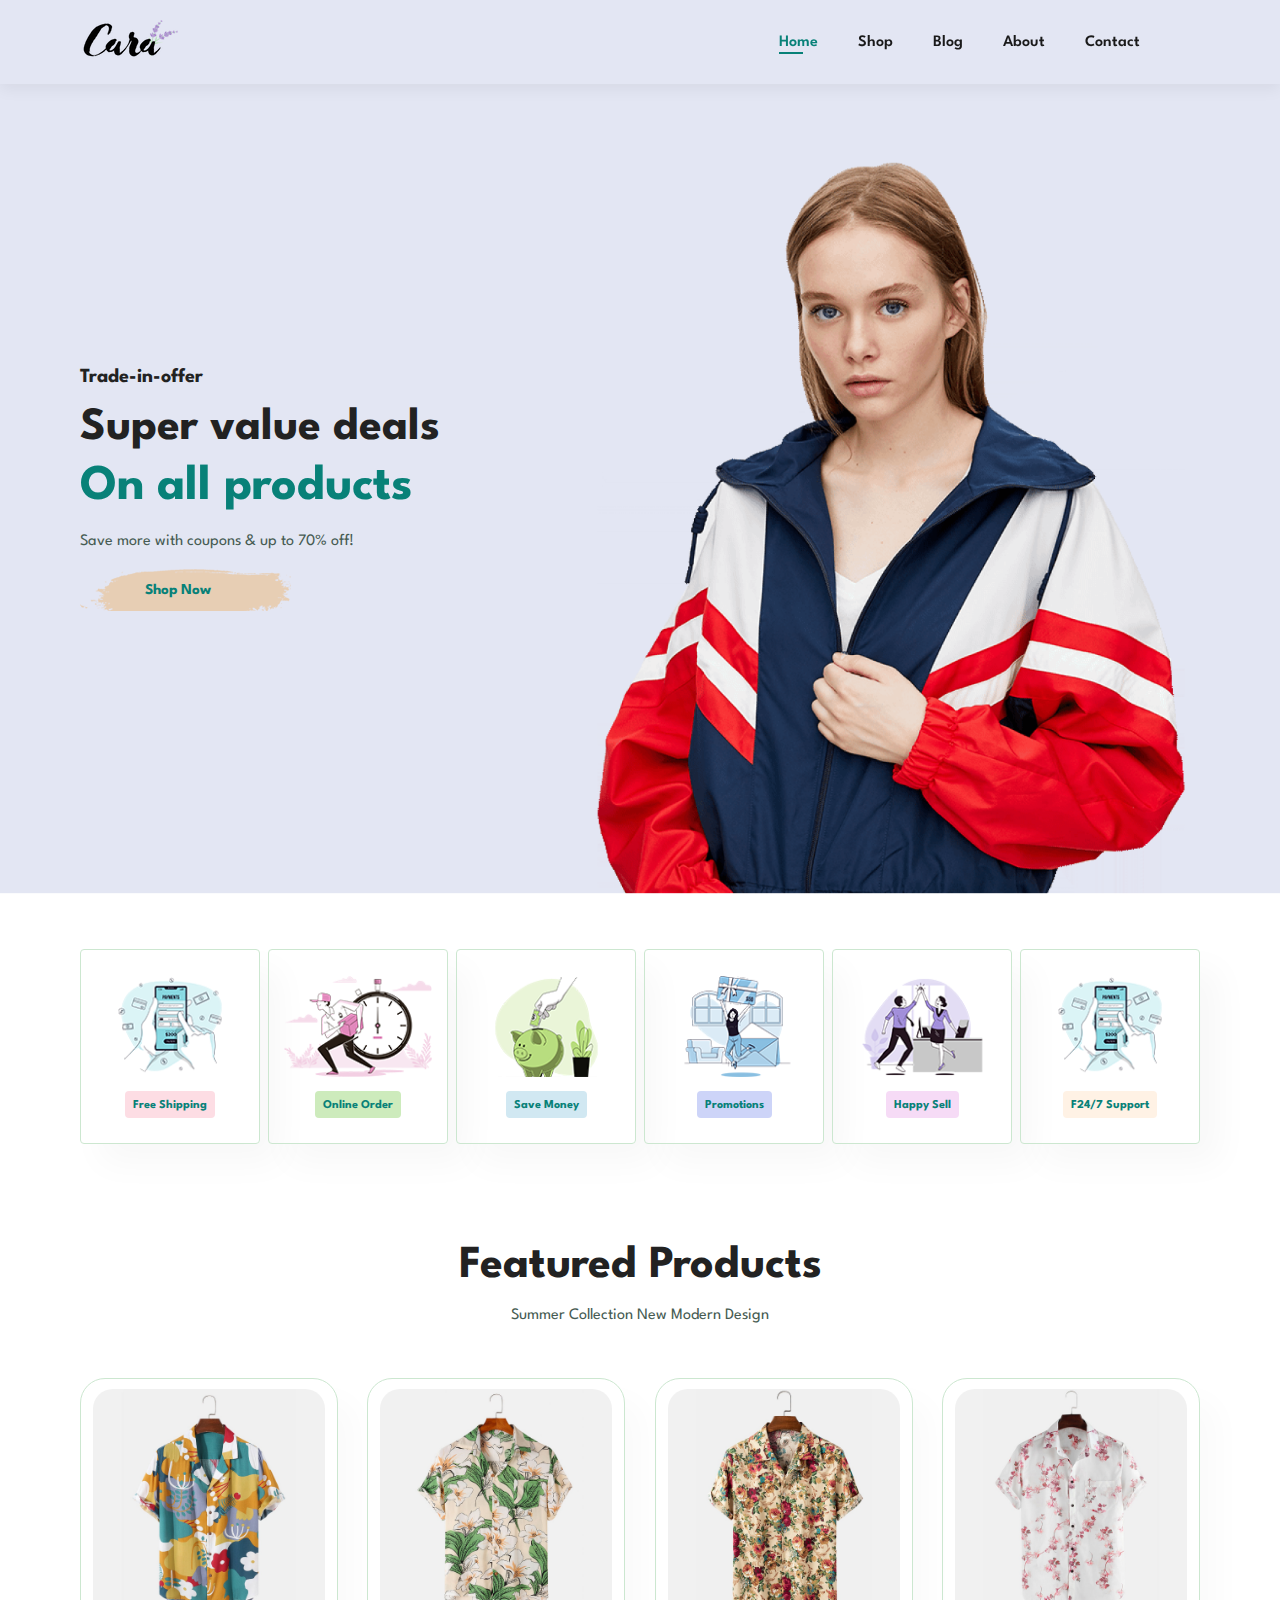
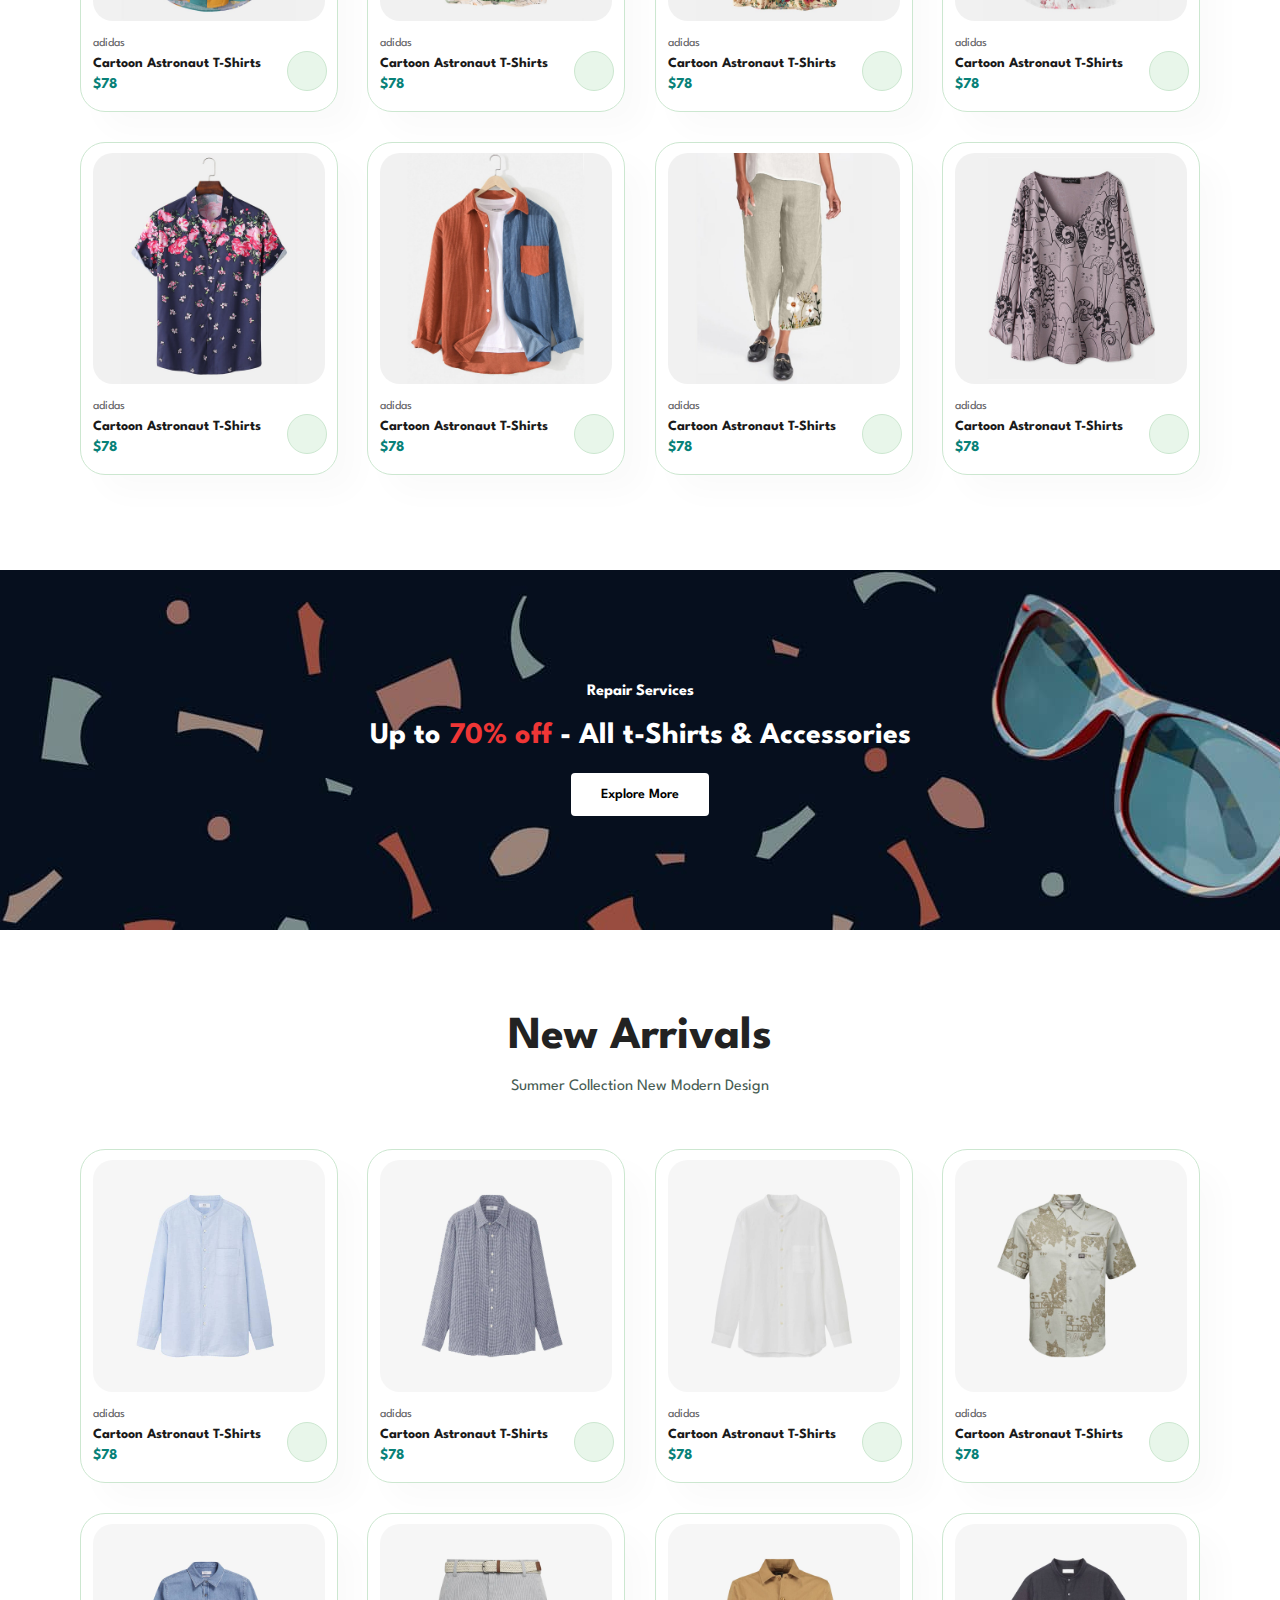
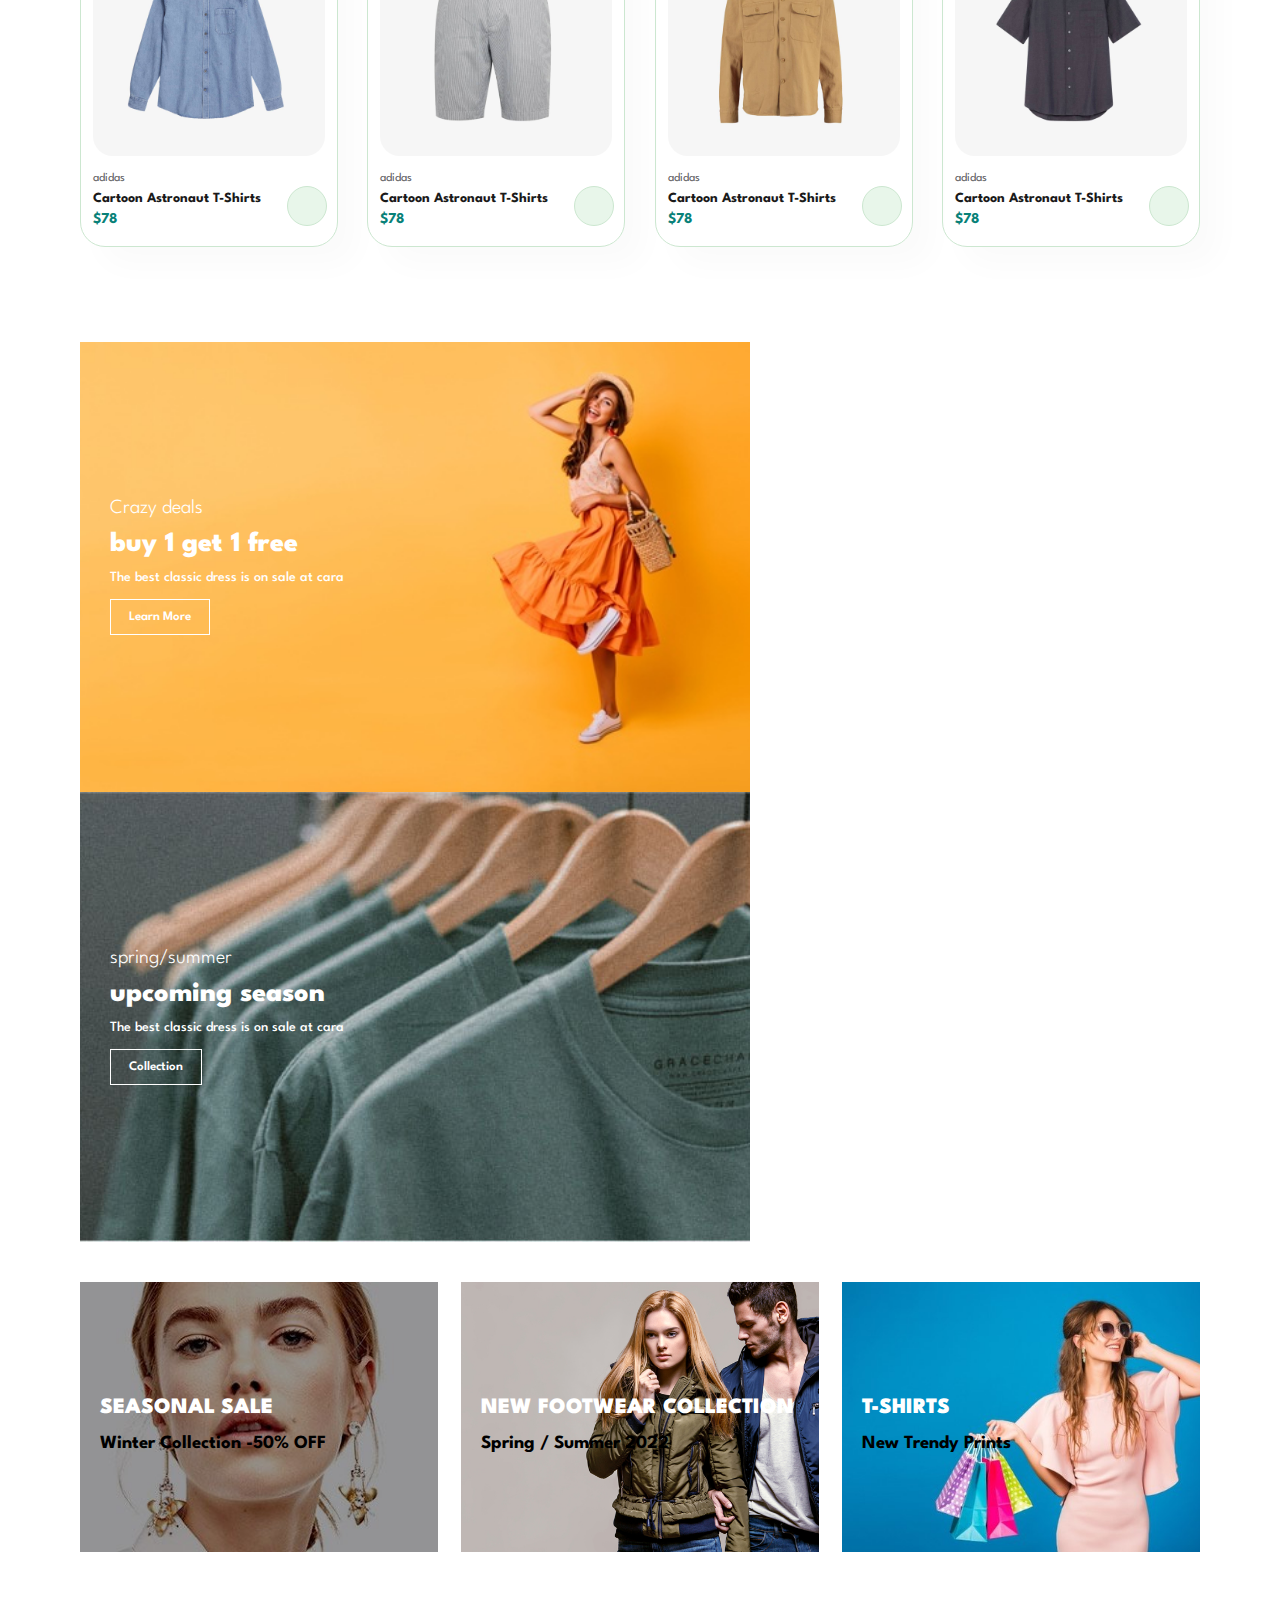
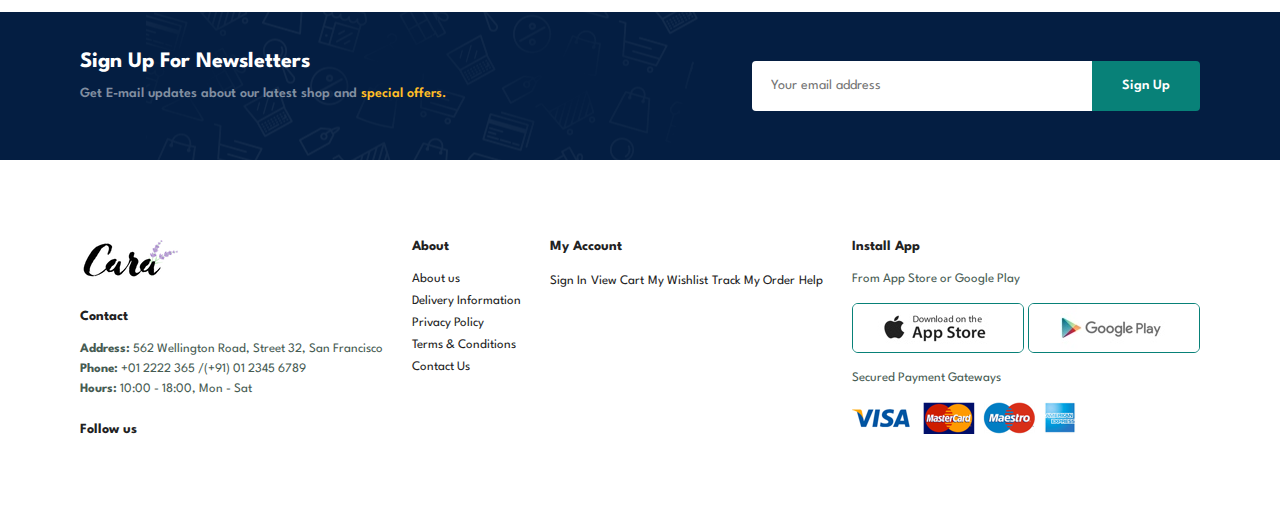
<file: index.html>
<!DOCTYPE html>
<html lang="en">
<head>
    <meta charset="UTF-8">
    <meta name="viewport" content="width=device-width, initial-scale=1.0">
    <title>Home</title>

    <link href="https://cdn.jsdelivr.net/npm/bootstrap@5.3.2/dist/css/bootstrap.min.css" rel="stylesheet" integrity="sha384-T3c6CoIi6uLrA9TneNEoa7RxnatzjcDSCmG1MXxSR1GAsXEV/Dwwykc2MPK8M2HN" crossorigin="anonymous">
    <script src="https://cdn.jsdelivr.net/npm/bootstrap@5.3.2/dist/js/bootstrap.bundle.min.js" integrity="sha384-C6RzsynM9kWDrMNeT87bh95OGNyZPhcTNXj1NW7RuBCsyN/o0jlpcV8Qyq46cDfL" crossorigin="anonymous"></script>

   
    <link rel="stylesheet" href="https://cdnjs.cloudflare.com/ajax/libs/font-awesome/6.5.1/css/all.min.css" integrity="sha512-DTOQO9RWCH3ppGqcWaEA1BIZOC6xxalwEsw9c2QQeAIftl+Vegovlnee1c9QX4TctnWMn13TZye+giMm8e2LwA==" crossorigin="anonymous" referrerpolicy="no-referrer" />
    <link rel="stylesheet" href="style.css">
</head>
<body>
<!--Nav bar-->
    <section id="header">
       <a href="#"><img src="Images/logo.png" class="logo" alt=""></a>

       <div>
        <ul id="navbar">
            <li><a class="active" href="index.html">Home</a></li>
            <li><a href="shop.html">Shop</a></li>
            <li><a href="blog.html">Blog</a></li>
            <li><a href="about.html">About</a></li>
            <li><a href="contact.html">Contact</a></li>
            <li id="lg-bag"><a href="cart.html"><i class="fa-solid fa-bag-shopping"></i></a></li>
            <a href="#" id="close"><i class="far fa-times"></i></a>
        </ul>
       </div>
       <div id="mobile">
        
        <a href="cart.html"><i class="fa-solid fa-bag-shopping"></i></a>
        <i id="bar" class="fas fa-outdent"></i>
       </div>
    </section>
    <!--Nav bar end-->
    <!-- Home page start -->
    <section id="home">
       <h4>Trade-in-offer</h4>
       <h2>Super value deals</h2>
       <h1>On all products</h1>
       <p>Save more with coupons & up to 70% off! </p>
       <button>Shop Now</button>
    </section>

    <!-- Home page feature section -->
    <section id="feature" class="section-p1">
        <div class="fe-box">
            <img src="Images/features/f1.png" alt="">
            <h6>Free Shipping</h6>
        </div>
        <div class="fe-box">
            <img src="Images/features/f2.png" alt="">
            <h6>Online Order</h6>
        </div>
        <div class="fe-box">
            <img src="Images/features/f3.png" alt="">
            <h6>Save Money</h6>
        </div>
        <div class="fe-box">
            <img src="Images/features/f4.png" alt="">
            <h6>Promotions</h6>
        </div>
        <div class="fe-box">
            <img src="Images/features/f5.png" alt="">
            <h6>Happy Sell</h6>
        </div>
        <div class="fe-box">
            <img src="Images/features/f1.png" alt="">
            <h6>F24/7 Support</h6>
        </div>
    </section>
    <!-- homw page feature section end -->
    <!-- Home page product section start -->
    <section id="product1" class="section-p1">
           <h2>Featured Products</h2>
           <p>Summer Collection New Modern Design</p>
           <div class="pro-container">
            <div class="pro">
                <img src="Images/products/f1.jpg" alt="">
                <div class="des">
                    <span>adidas</span>
                    <h5>Cartoon Astronaut T-Shirts</h5>
                    <div class="star">
                        <i class="fas fa-star"></i>
                        <i class="fas fa-star"></i>
                        <i class="fas fa-star"></i>
                        <i class="fas fa-star"></i>
                        <i class="fas fa-star"></i>
                    </div>
                    <h4>$78</h4>
                </div>
                <a href="#" class="cart"><i class="fas fa-shopping-cart "></i></a>
            </div>
            <div class="pro">
                <img src="Images/products/f2.jpg" alt="">
                <div class="des">
                    <span>adidas</span>
                    <h5>Cartoon Astronaut T-Shirts</h5>
                    <div class="star">
                        <i class="fas fa-star"></i>
                        <i class="fas fa-star"></i>
                        <i class="fas fa-star"></i>
                        <i class="fas fa-star"></i>
                        <i class="fas fa-star"></i>
                    </div>
                    <h4>$78</h4>
                </div>
                <a href="#" class="cart"><i class="fas fa-shopping-cart "></i></a>
            </div>
            <div class="pro">
                <img src="Images/products/f3.jpg" alt="">
                <div class="des">
                    <span>adidas</span>
                    <h5>Cartoon Astronaut T-Shirts</h5>
                    <div class="star">
                        <i class="fas fa-star"></i>
                        <i class="fas fa-star"></i>
                        <i class="fas fa-star"></i>
                        <i class="fas fa-star"></i>
                        <i class="fas fa-star"></i>
                    </div>
                    <h4>$78</h4>
                </div>
                <a href="#" class="cart"><i class="fas fa-shopping-cart "></i></a>
            </div>
            <div class="pro">
                <img src="Images/products/f4.jpg" alt="">
                <div class="des">
                    <span>adidas</span>
                    <h5>Cartoon Astronaut T-Shirts</h5>
                    <div class="star">
                        <i class="fas fa-star"></i>
                        <i class="fas fa-star"></i>
                        <i class="fas fa-star"></i>
                        <i class="fas fa-star"></i>
                        <i class="fas fa-star"></i>
                    </div>
                    <h4>$78</h4>
                </div>
                <a href="#" class="cart"><i class="fas fa-shopping-cart "></i></a>
            </div>
            <div class="pro">
                <img src="Images/products/f5.jpg" alt="">
                <div class="des">
                    <span>adidas</span>
                    <h5>Cartoon Astronaut T-Shirts</h5>
                    <div class="star">
                        <i class="fas fa-star"></i>
                        <i class="fas fa-star"></i>
                        <i class="fas fa-star"></i>
                        <i class="fas fa-star"></i>
                        <i class="fas fa-star"></i>
                    </div>
                    <h4>$78</h4>
                </div>
                <a href="#" class="cart"><i class="fas fa-shopping-cart "></i></a>
            </div>
            <div class="pro">
                <img src="Images/products/f6.jpg" alt="">
                <div class="des">
                    <span>adidas</span>
                    <h5>Cartoon Astronaut T-Shirts</h5>
                    <div class="star">
                        <i class="fas fa-star"></i>
                        <i class="fas fa-star"></i>
                        <i class="fas fa-star"></i>
                        <i class="fas fa-star"></i>
                        <i class="fas fa-star"></i>
                    </div>
                    <h4>$78</h4>
                </div>
                <a href="#" class="cart"><i class="fas fa-shopping-cart "></i></a>
            </div>
            <div class="pro">
                <img src="Images/products/f7.jpg" alt="">
                <div class="des">
                    <span>adidas</span>
                    <h5>Cartoon Astronaut T-Shirts</h5>
                    <div class="star">
                        <i class="fas fa-star"></i>
                        <i class="fas fa-star"></i>
                        <i class="fas fa-star"></i>
                        <i class="fas fa-star"></i>
                        <i class="fas fa-star"></i>
                    </div>
                    <h4>$78</h4>
                </div>
                <a href="#" class="cart"><i class="fas fa-shopping-cart "></i></a>
            </div>
            <div class="pro">
                <img src="Images/products/f8.jpg" alt="">
                <div class="des">
                    <span>adidas</span>
                    <h5>Cartoon Astronaut T-Shirts</h5>
                    <div class="star">
                        <i class="fas fa-star"></i>
                        <i class="fas fa-star"></i>
                        <i class="fas fa-star"></i>
                        <i class="fas fa-star"></i>
                        <i class="fas fa-star"></i>
                    </div>
                    <h4>$78</h4>
                </div>
                <a href="#" class="cart"><i class="fas fa-shopping-cart "></i></a>
            </div>
           </div>

    </section>
    <!-- Home page product section end -->

<!-- Home page banner section start-->
<section id="banner" class="section-m1">
    <h4>Repair Services</h4>
    <h2>Up to <span>70% off</span> - All t-Shirts & Accessories</h2>
    <button class="normal">Explore More</button>
</section>
<!-- Home page banner section end -->
<!-- Home page new arrival section start -->
<section id="product1" class="section-p1">
    <h2>New Arrivals</h2>
    <p>Summer Collection New Modern Design</p>
    <div class="pro-container">
     <div class="pro">
         <img src="Images/products/n1.jpg" alt="">
         <div class="des">
             <span>adidas</span>
             <h5>Cartoon Astronaut T-Shirts</h5>
             <div class="star">
                 <i class="fas fa-star"></i>
                 <i class="fas fa-star"></i>
                 <i class="fas fa-star"></i>
                 <i class="fas fa-star"></i>
                 <i class="fas fa-star"></i>
             </div>
             <h4>$78</h4>
         </div>
         <a href="#" class="cart"><i class="fas fa-shopping-cart "></i></a>
     </div>
     <div class="pro">
         <img src="Images/products/n2.jpg" alt="">
         <div class="des">
             <span>adidas</span>
             <h5>Cartoon Astronaut T-Shirts</h5>
             <div class="star">
                 <i class="fas fa-star"></i>
                 <i class="fas fa-star"></i>
                 <i class="fas fa-star"></i>
                 <i class="fas fa-star"></i>
                 <i class="fas fa-star"></i>
             </div>
             <h4>$78</h4>
         </div>
         <a href="#" class="cart"><i class="fas fa-shopping-cart "></i></a>
     </div>
     <div class="pro">
         <img src="Images/products/n3.jpg" alt="">
         <div class="des">
             <span>adidas</span>
             <h5>Cartoon Astronaut T-Shirts</h5>
             <div class="star">
                 <i class="fas fa-star"></i>
                 <i class="fas fa-star"></i>
                 <i class="fas fa-star"></i>
                 <i class="fas fa-star"></i>
                 <i class="fas fa-star"></i>
             </div>
             <h4>$78</h4>
         </div>
         <a href="#" class="cart"><i class="fas fa-shopping-cart "></i></a>
     </div>
     <div class="pro">
         <img src="Images/products/n4.jpg" alt="">
         <div class="des">
             <span>adidas</span>
             <h5>Cartoon Astronaut T-Shirts</h5>
             <div class="star">
                 <i class="fas fa-star"></i>
                 <i class="fas fa-star"></i>
                 <i class="fas fa-star"></i>
                 <i class="fas fa-star"></i>
                 <i class="fas fa-star"></i>
             </div>
             <h4>$78</h4>
         </div>
         <a href="#" class="cart"><i class="fas fa-shopping-cart "></i></a>
     </div>
     <div class="pro">
         <img src="Images/products/n5.jpg" alt="">
         <div class="des">
             <span>adidas</span>
             <h5>Cartoon Astronaut T-Shirts</h5>
             <div class="star">
                 <i class="fas fa-star"></i>
                 <i class="fas fa-star"></i>
                 <i class="fas fa-star"></i>
                 <i class="fas fa-star"></i>
                 <i class="fas fa-star"></i>
             </div>
             <h4>$78</h4>
         </div>
         <a href="#" class="cart"><i class="fas fa-shopping-cart "></i></a>
     </div>
     <div class="pro">
         <img src="Images/products/n6.jpg" alt="">
         <div class="des">
             <span>adidas</span>
             <h5>Cartoon Astronaut T-Shirts</h5>
             <div class="star">
                 <i class="fas fa-star"></i>
                 <i class="fas fa-star"></i>
                 <i class="fas fa-star"></i>
                 <i class="fas fa-star"></i>
                 <i class="fas fa-star"></i>
             </div>
             <h4>$78</h4>
         </div>
         <a href="#" class="cart"><i class="fas fa-shopping-cart "></i></a>
     </div>
     <div class="pro">
         <img src="Images/products/n7.jpg" alt="">
         <div class="des">
             <span>adidas</span>
             <h5>Cartoon Astronaut T-Shirts</h5>
             <div class="star">
                 <i class="fas fa-star"></i>
                 <i class="fas fa-star"></i>
                 <i class="fas fa-star"></i>
                 <i class="fas fa-star"></i>
                 <i class="fas fa-star"></i>
             </div>
             <h4>$78</h4>
         </div>
         <a href="#" class="cart"><i class="fas fa-shopping-cart "></i></a>
     </div>
     <div class="pro">
         <img src="Images/products/n8.jpg" alt="">
         <div class="des">
             <span>adidas</span>
             <h5>Cartoon Astronaut T-Shirts</h5>
             <div class="star">
                 <i class="fas fa-star"></i>
                 <i class="fas fa-star"></i>
                 <i class="fas fa-star"></i>
                 <i class="fas fa-star"></i>
                 <i class="fas fa-star"></i>
             </div>
             <h4>$78</h4>
         </div>
         <a href="#" class="cart"><i class="fas fa-shopping-cart "></i></a>
     </div>
    </div>

</section>
<!-- Home page new arrival section end -->
<!-- home page banner section start -->
<section id="sm-banner" class="section-p1">
    <div class="banner-box">
        <h4>Crazy deals</h4>
        <h2>buy 1 get 1 free</h2>
        <span>The best classic dress is on sale at cara</span>
        <button class="white">Learn More</button>
    </div>
    <div class="banner-box banner-box2">
        <h4>spring/summer</h4>
        <h2>upcoming season</h2>
        <span>The best classic dress is on sale at cara</span>
        <button class="white">Collection</button>
    </div>
</section>

<section id="banner3">
    <div class="banner-box">
        
        <h2>SEASONAL SALE</h2>
        <h3>Winter Collection -50% OFF</h3>
       
    </div>
    <div class="banner-box banner-box2">
        <h2>NEW FOOTWEAR COLLECTION</h2>
        <h3>Spring / Summer 2022</h3>
       </div>
    <div class="banner-box banner-box3">
        <h2>T-SHIRTS</h2>
        <h3>New Trendy Prints</h3>
       </div>
</section>
<!-- home page banner section end -->
<!-- Home page newsletters section start -->
     <section id="newsletters" class="section-p1 section-m1">
        <div class="newstext">
            <h4>Sign Up For Newsletters</h4>
            <p>Get E-mail updates about our latest shop and <span>special offers.</span></p>
        </div>
        <div class="form">
            <input type="text" placeholder="Your email address">
            <button class="normal">Sign Up</button>
        </div>
     </section>
<!-- Home page newsletters section end -->
<!-- Home page footer start here -->
      <footer class="section-p1">
        <div class="col">
            <img class="logo" src="Images/logo.png" alt="">
            <h4>Contact</h4>
            <p><strong>Address:</strong> 562 Wellington Road, Street 32, San Francisco</p>
            <p><strong>Phone:</strong> +01 2222 365 /(+91) 01 2345 6789</p>
            <p><strong>Hours:</strong> 10:00 - 18:00, Mon - Sat</p>

            <div class="follow">
                <h4>Follow us</h4>
                <div class="icon">
                    <i class="fab fa-facebook-f"></i>
                        <i class="fab fa-twitter"></i>
                        <i class="fab fa-instagram"></i>
                        <i class="fab fa-pinterest-p"></i>
                        <i class="fab fa-youtube"></i>
                </div>
            </div>
        </div>
        <div class="col1">
            <h4>About</h4>
            <a href="#">About us</a>
            <a href="#">Delivery Information</a>
            <a href="#">Privacy Policy</a>
            <a href="#">Terms & Conditions</a>
            <a href="#">Contact Us</a>
        </div>
        <div class="col2">
            <h4>My Account</h4>
            <a href="#">Sign In</a>
            <a href="#">View Cart</a>
            <a href="#">My Wishlist</a>
            <a href="#">Track My Order</a>
            <a href="#">Help</a>
        </div>
        <div class="col3 install">
            <h4>Install App</h4>
            <p>From App Store or Google Play</p>
            <div class="row">
                <img src="Images/pay/app.jpg" alt="">
                <img src="Images/pay/play.jpg" alt="">
            </div>
            <p>Secured Payment Gateways</p>
            <img src="Images/pay/pay.png" alt="">
        </div>
      </footer>

<!-- Home page footer end here -->


    <!-- Home page end -->

    
    <script src="script.js"></script>
</body>
</html>
</file>
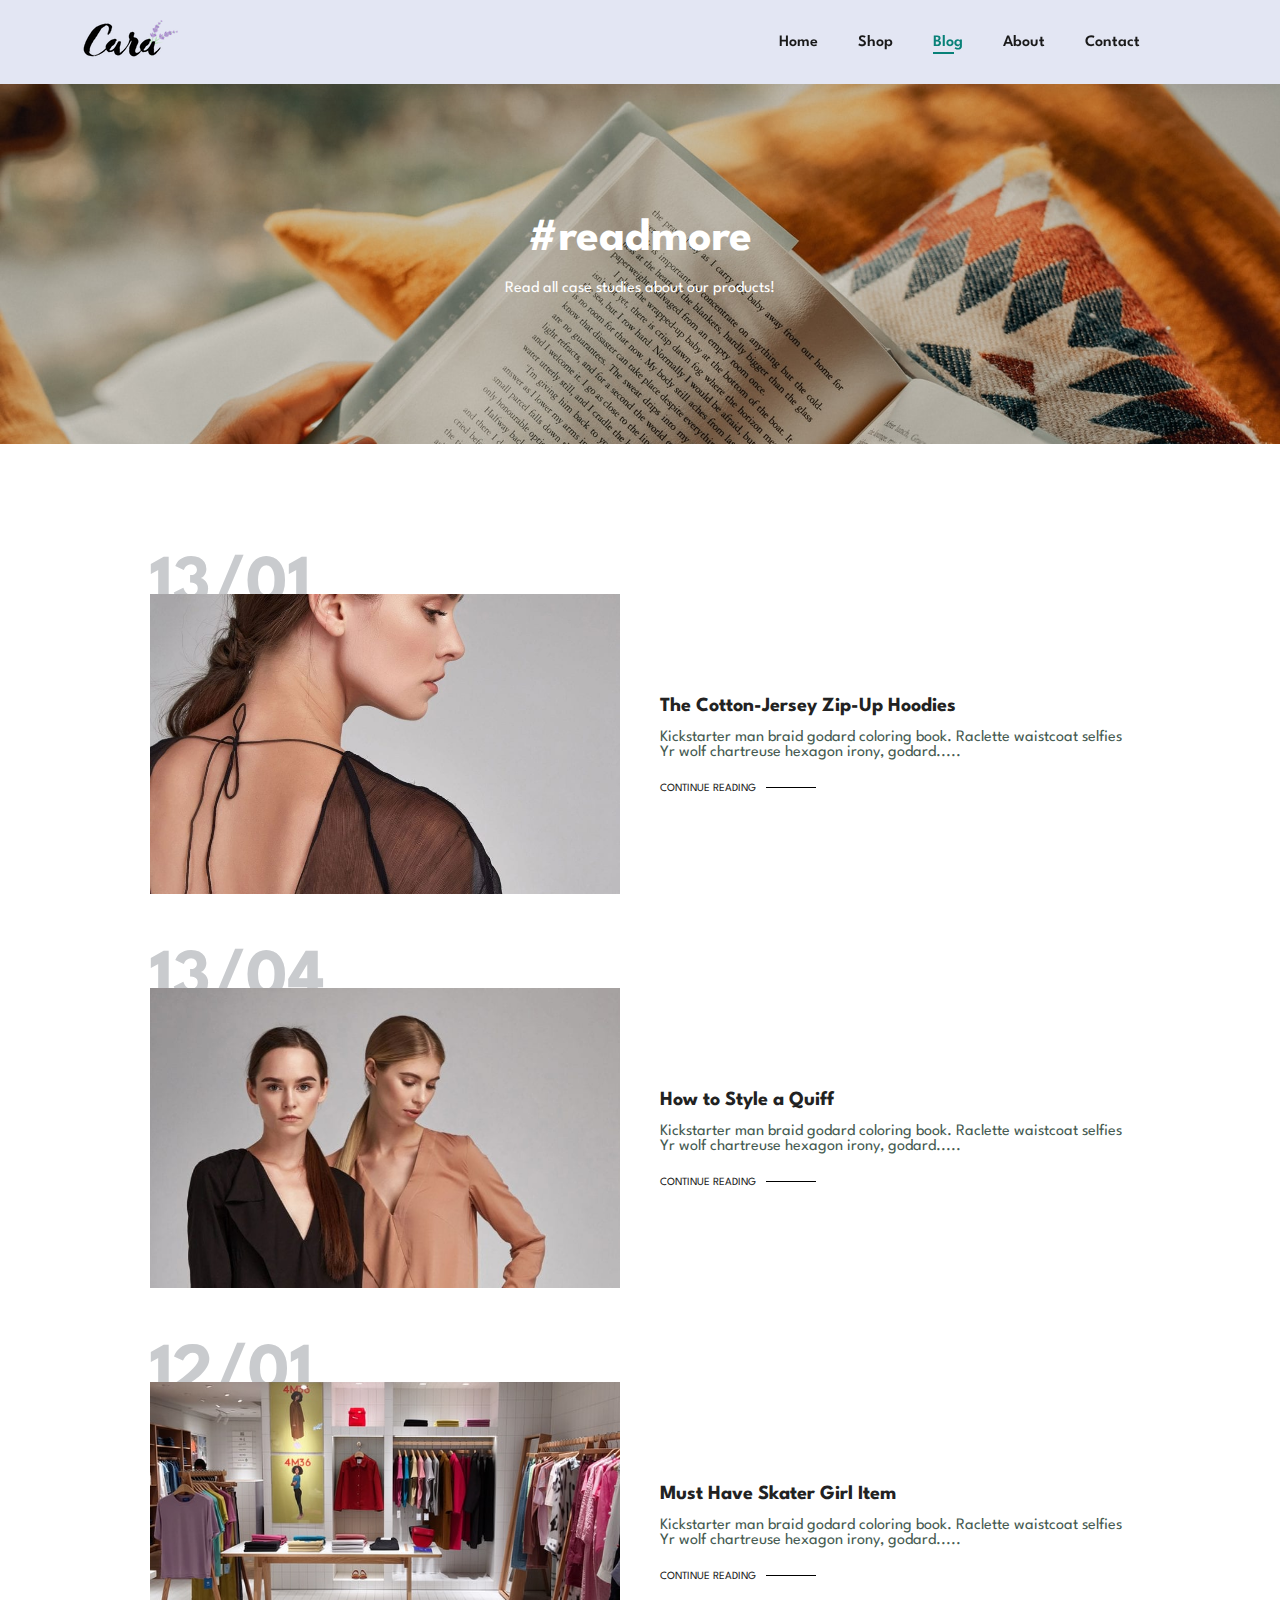
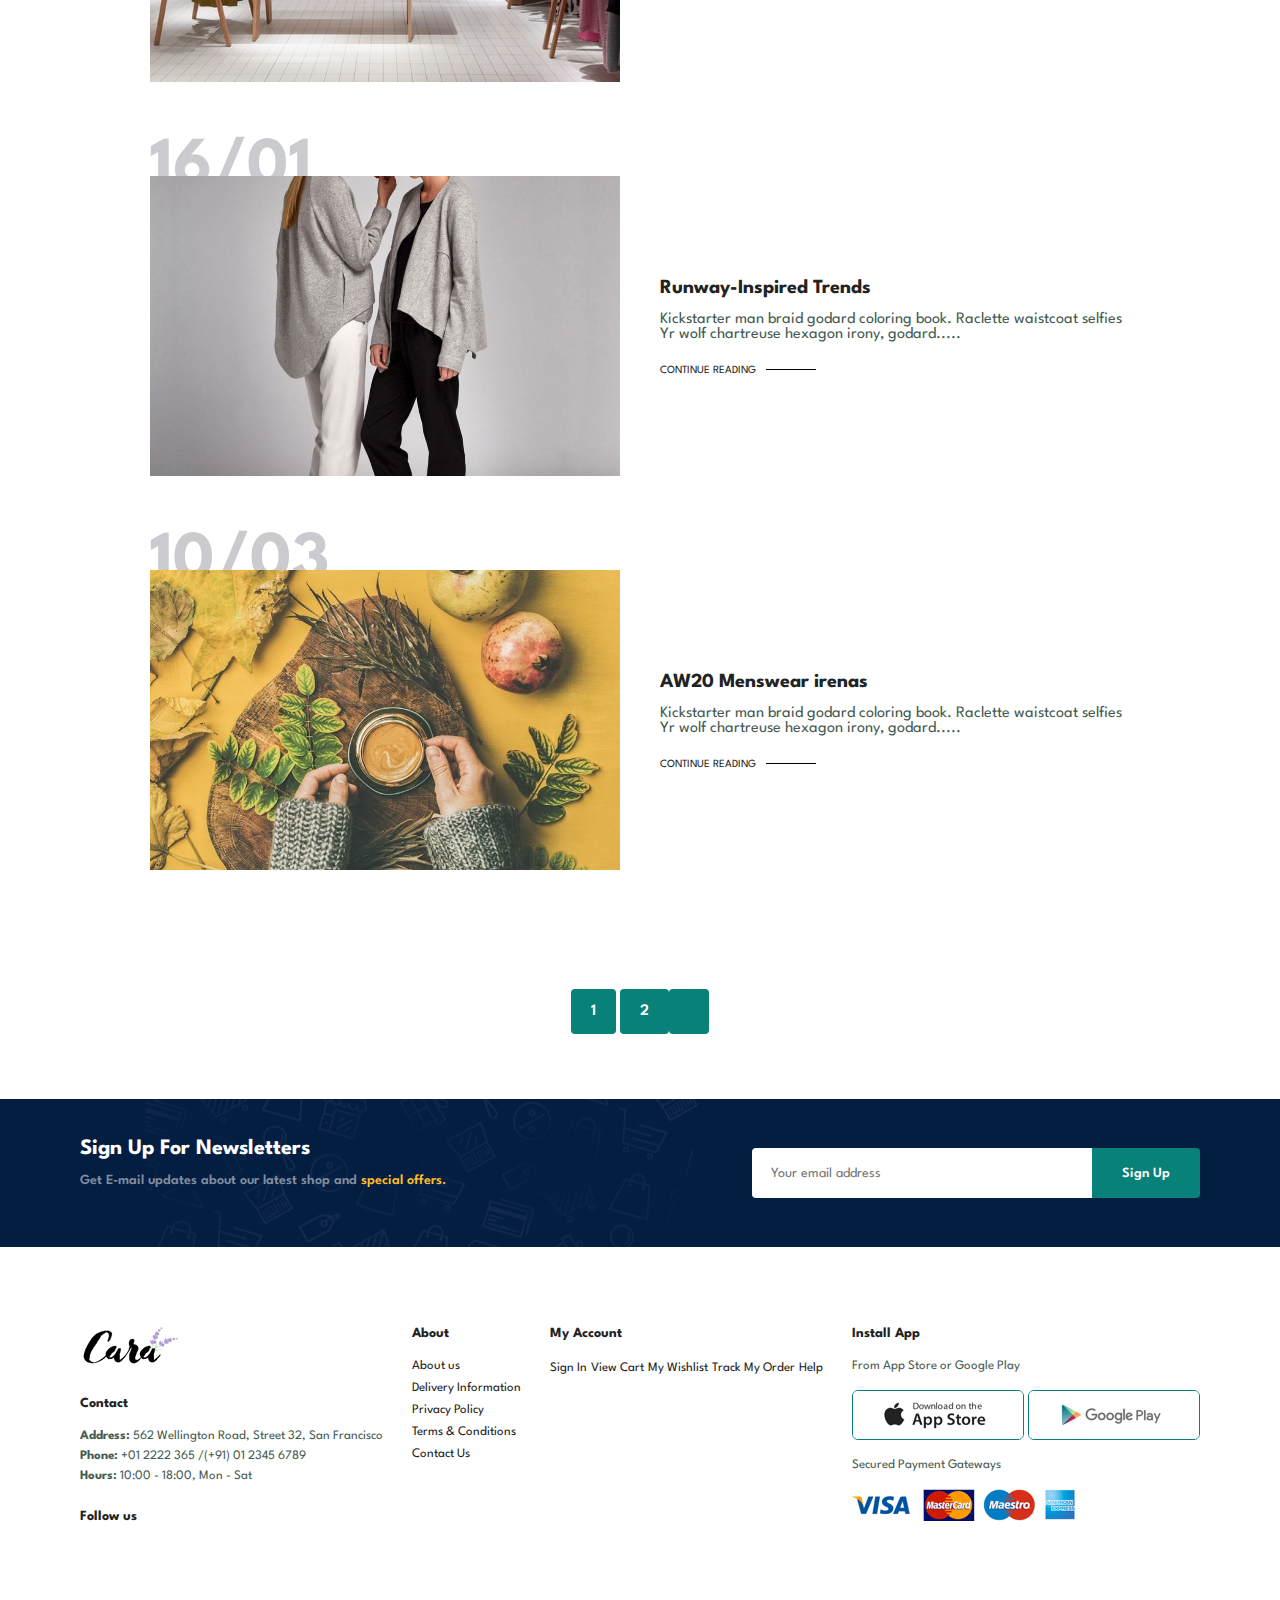
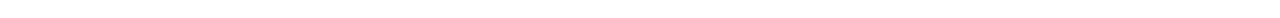
<file: blog.html>
<!DOCTYPE html>
<html lang="en">
<head>
    <meta charset="UTF-8">
    <meta name="viewport" content="width=device-width, initial-scale=1.0">
    <title>Home</title>

    <link href="https://cdn.jsdelivr.net/npm/bootstrap@5.3.2/dist/css/bootstrap.min.css" rel="stylesheet" integrity="sha384-T3c6CoIi6uLrA9TneNEoa7RxnatzjcDSCmG1MXxSR1GAsXEV/Dwwykc2MPK8M2HN" crossorigin="anonymous">
    <script src="https://cdn.jsdelivr.net/npm/bootstrap@5.3.2/dist/js/bootstrap.bundle.min.js" integrity="sha384-C6RzsynM9kWDrMNeT87bh95OGNyZPhcTNXj1NW7RuBCsyN/o0jlpcV8Qyq46cDfL" crossorigin="anonymous"></script>
    <link href="https://cdnjs.cloudflare.com/ajax/libs/font-awesome/6.5.1/css/all.min.css">
    <link rel="stylesheet" href="https://cdnjs.cloudflare.com/ajax/libs/font-awesome/6.5.1/css/all.min.css" integrity="sha512-DTOQO9RWCH3ppGqcWaEA1BIZOC6xxalwEsw9c2QQeAIftl+Vegovlnee1c9QX4TctnWMn13TZye+giMm8e2LwA==" crossorigin="anonymous" referrerpolicy="no-referrer" />
    <link rel="stylesheet" href="blog.css">
</head>
<body>
<!--Nav bar-->
    <section id="header">
       <a href="#"><img src="Images/logo.png" class="logo" alt=""></a>

       <div>
        <ul id="navbar">
            <li><a  href="index.html">Home</a></li>
            <li><a  href="shop.html">Shop</a></li>
            <li><a  class="active" href="blog.html">Blog</a></li>
            <li><a href="about.html">About</a></li>
            <li><a href="contact.html">Contact</a></li>
            <li id="lg-bag"><a href="cart.html"><i class="fa-solid fa-bag-shopping"></i></a></li>
            <a href="#" id="close"><i class="far fa-times"></i></a>
        </ul>
       </div>
       <div id="mobile">
        
        <a href="cart.html"><i class="fa-solid fa-bag-shopping"></i></a>
        <i id="bar" class="fas fa-outdent"></i>
       </div>
    </section>
    <!--Nav bar end-->
    <!-- Home page start -->
    <section id="home">
       
       <h2>#readmore</h2>
       
       <p>Read all case studies about our products! </p>
      
    </section>

    <section id="blog">
        <div class="blog-box">
            <div class="blog-img">
                <img src="Images/blog/b1.jpg" alt="">
            </div>
            <div class="blog-details">
                <h4>The Cotton-Jersey Zip-Up Hoodies</h4>
                <p>Kickstarter man braid godard coloring book. Raclette waistcoat selfies Yr 
                    wolf chartreuse hexagon irony, godard.....
                </p>
                <a href="#">CONTINUE READING</a>
            </div>
            <h1>13/01</h1>
        </div>
        <div class="blog-box">
            <div class="blog-img">
                <img src="Images/blog/b2.jpg" alt="">
            </div>
            <div class="blog-details">
                <h4>How to Style a Quiff</h4>
                <p>Kickstarter man braid godard coloring book. Raclette waistcoat selfies Yr 
                    wolf chartreuse hexagon irony, godard.....
                </p>
                <a href="#">CONTINUE READING</a>
            </div>
            <h1>13/04</h1>
        </div>
        <div class="blog-box">
            <div class="blog-img">
                <img src="Images/blog/b3.jpg" alt="">
            </div>
            <div class="blog-details">
                <h4>Must Have Skater Girl Item</h4>
                <p>Kickstarter man braid godard coloring book. Raclette waistcoat selfies Yr 
                    wolf chartreuse hexagon irony, godard.....
                </p>
                <a href="#">CONTINUE READING</a>
            </div>
            <h1>12/01</h1>
        </div>
        <div class="blog-box">
            <div class="blog-img">
                <img src="Images/blog/b4.jpg" alt="">
            </div>
            <div class="blog-details">
                <h4>Runway-Inspired Trends</h4>
                <p>Kickstarter man braid godard coloring book. Raclette waistcoat selfies Yr 
                    wolf chartreuse hexagon irony, godard.....
                </p>
                <a href="#">CONTINUE READING</a>
            </div>
            <h1>16/01</h1>
        </div>
        <div class="blog-box">
            <div class="blog-img">
                <img src="Images/blog/b6.jpg" alt="">
            </div>
            <div class="blog-details">
                <h4>AW20 Menswear irenas</h4>
                <p>Kickstarter man braid godard coloring book. Raclette waistcoat selfies Yr 
                    wolf chartreuse hexagon irony, godard.....
                </p>
                <a href="#">CONTINUE READING</a>
            </div>
            <h1>10/03</h1>
        </div>
    </section>

    
    <!-- Home page product section start -->
 
<section id="pagination" class="section-p1">
    <a href="#">1</a>
    <a href="#">2</a>
    <a href="#"><i class="fas fa-long-arrow-alt-right"></i></a>
</section>
<!-- Home page product section end -->

<!-- Home page newsletters section start -->
     <section id="newsletters" class="section-p1 section-m1">
        <div class="newstext">
            <h4>Sign Up For Newsletters</h4>
            <p>Get E-mail updates about our latest shop and <span>special offers.</span></p>
        </div>
        <div class="form">
            <input type="text" placeholder="Your email address">
            <button class="normal">Sign Up</button>
        </div>
     </section>
<!-- Home page newsletters section end -->
<!-- Home page footer start here -->
      <footer class="section-p1">
        <div class="col">
            <img class="logo" src="Images/logo.png" alt="">
            <h4>Contact</h4>
            <p><strong>Address:</strong> 562 Wellington Road, Street 32, San Francisco</p>
            <p><strong>Phone:</strong> +01 2222 365 /(+91) 01 2345 6789</p>
            <p><strong>Hours:</strong> 10:00 - 18:00, Mon - Sat</p>

            <div class="follow">
                <h4>Follow us</h4>
                <div class="icon">
                    <i class="fab fa-facebook-f"></i>
                        <i class="fab fa-twitter"></i>
                        <i class="fab fa-instagram"></i>
                        <i class="fab fa-pinterest-p"></i>
                        <i class="fab fa-youtube"></i>
                </div>
            </div>
        </div>
        <div class="col1">
            <h4>About</h4>
            <a href="#">About us</a>
            <a href="#">Delivery Information</a>
            <a href="#">Privacy Policy</a>
            <a href="#">Terms & Conditions</a>
            <a href="#">Contact Us</a>
        </div>
        <div class="col2">
            <h4>My Account</h4>
            <a href="#">Sign In</a>
            <a href="#">View Cart</a>
            <a href="#">My Wishlist</a>
            <a href="#">Track My Order</a>
            <a href="#">Help</a>
        </div>
        <div class="col3 install">
            <h4>Install App</h4>
            <p>From App Store or Google Play</p>
            <div class="row">
                <img src="Images/pay/app.jpg" alt="">
                <img src="Images/pay/play.jpg" alt="">
            </div>
            <p>Secured Payment Gateways</p>
            <img src="Images/pay/pay.png" alt="">
        </div>
      </footer>

<!-- Home page footer end here -->


    <!-- Home page end -->

    
    <script src="script.js"></script>
</body>
</html>
</file>
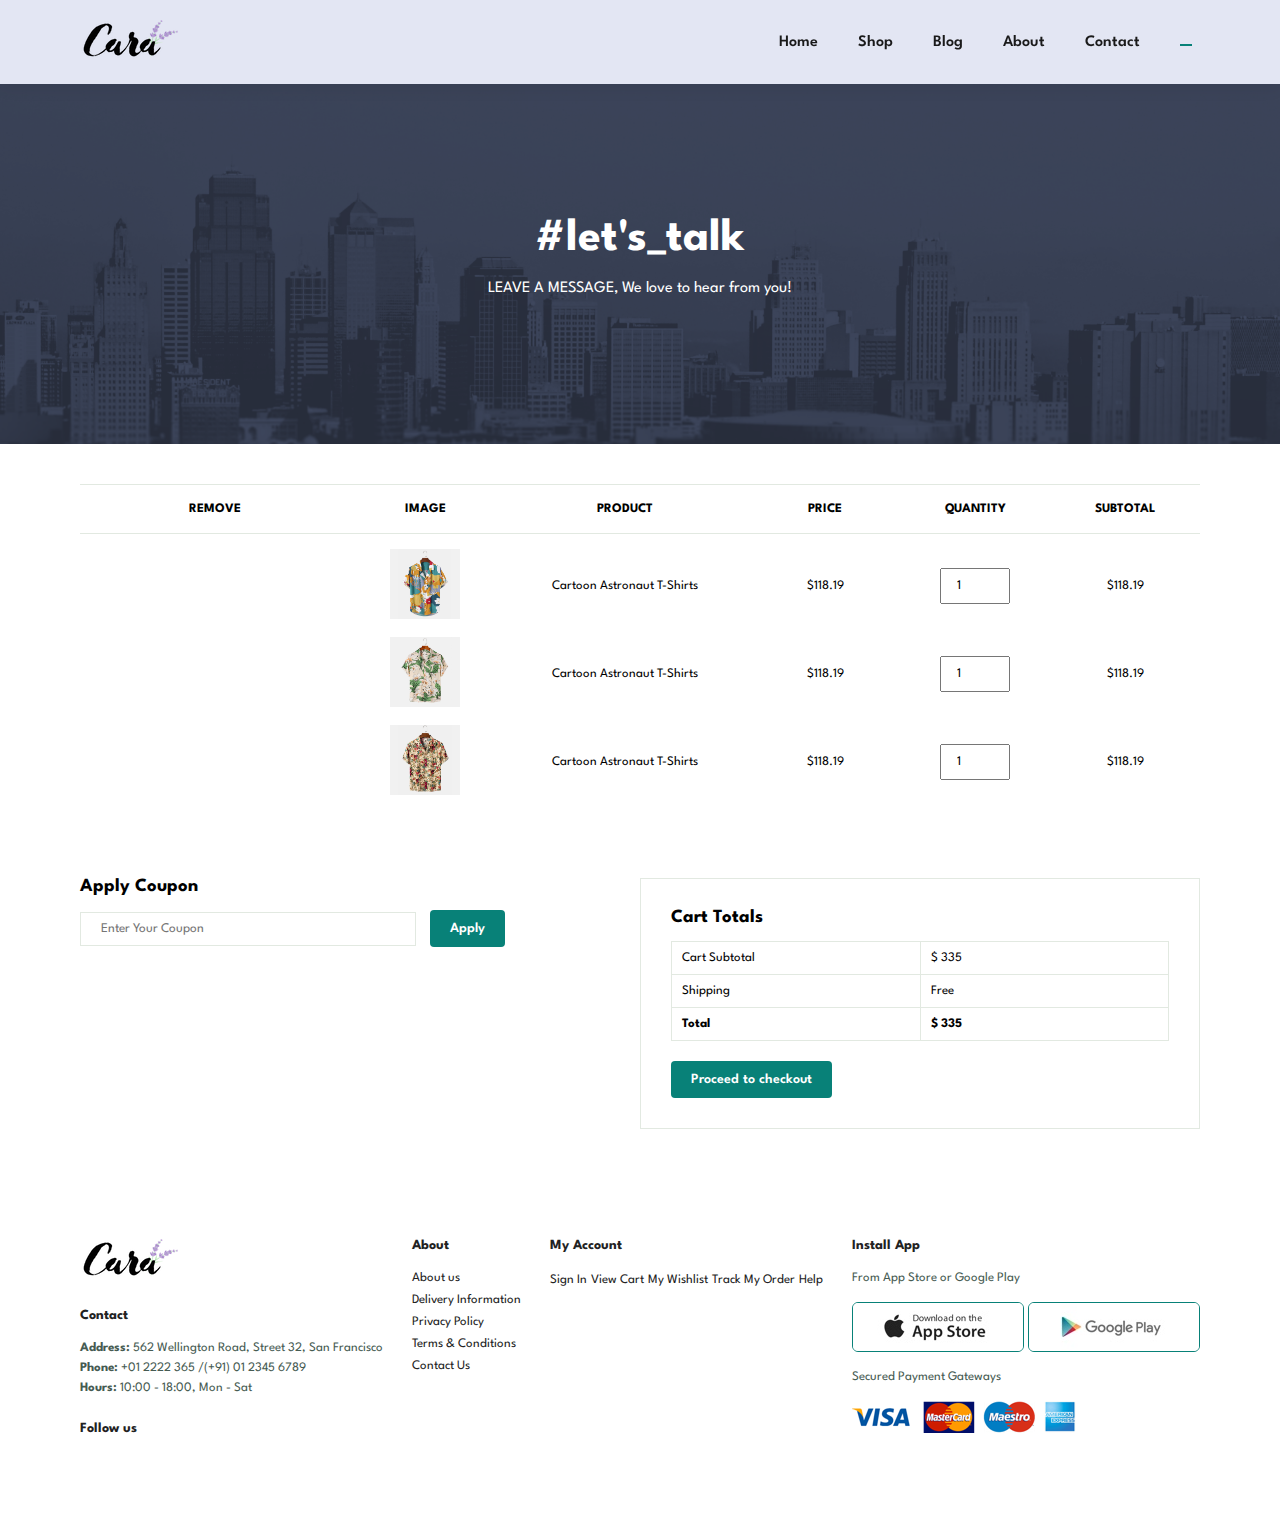
<file: cart.html>
<!DOCTYPE html>
<html lang="en">
<head>
    <meta charset="UTF-8">
    <meta name="viewport" content="width=device-width, initial-scale=1.0">
    <title>Home</title>
    <link rel="stylesheet" href="https://cdnjs.cloudflare.com/ajax/libs/font-awesome/6.5.1/css/all.min.css" integrity="sha512-DTOQO9RWCH3ppGqcWaEA1BIZOC6xxalwEsw9c2QQeAIftl+Vegovlnee1c9QX4TctnWMn13TZye+giMm8e2LwA==" crossorigin="anonymous" referrerpolicy="no-referrer" />

   
    <link href="https://cdnjs.cloudflare.com/ajax/libs/font-awesome/6.5.1/css/all.min.css">
    <link rel="stylesheet" href="https://cdnjs.cloudflare.com/ajax/libs/font-awesome/6.5.1/css/all.min.css" integrity="sha512-DTOQO9RWCH3ppGqcWaEA1BIZOC6xxalwEsw9c2QQeAIftl+Vegovlnee1c9QX4TctnWMn13TZye+giMm8e2LwA==" crossorigin="anonymous" referrerpolicy="no-referrer" />
    <link rel="stylesheet" href="cart.css">
</head>
<body>
<!--Nav bar-->
    <section id="header">
       <a href="#"><img src="Images/logo.png" class="logo" alt=""></a>

       <div>
        <ul id="navbar">
            <li><a  href="index.html">Home</a></li>
            <li><a  href="shop.html">Shop</a></li>
            <li><a   href="blog.html">Blog</a></li>
            <li><a  href="about.html">About</a></li>
            <li><a  href="contact.html">Contact</a></li>
            <li id="lg-bag"><a class="active" href="cart.html"><i class="fa-solid fa-bag-shopping"></i></a></li>
            <a href="#" id="close"><i class="far fa-times"></i></a>
        </ul>
       </div>
       <div id="mobile">
        
        <a href="cart.html"><i class="fa-solid fa-bag-shopping"></i></a>
        <i id="bar" class="fas fa-outdent"></i>
       </div>
    </section>
    <!--Nav bar end-->
    <!-- Home page start -->
    <section id="home">
       
       <h2>#let's_talk</h2>
       
       <p>LEAVE A MESSAGE, We love to hear from you! </p>
      
    </section>


    <section id="cart" class="section-p1" >
  <table width="100%">
    <thead>
        <tr>
            <td>Remove</td>
            <td>Image</td>
            <td>Product</td>
            <td>Price</td>
            <td>Quantity</td>
            <td>Subtotal</td>
        </tr>
    </thead>
    <tbody>
        <tr>
            <td><a href="#"><i class="far fa-times-circle"></i></a></td>
            <td><img src="Images/products/f1.jpg" alt=""></td>
            <td>Cartoon Astronaut T-Shirts</td>
            <td>$118.19</td>
            <td><input type="number" value="1"></td>
            <td>$118.19</td>
        </tr>
        <tr>
            <td><a href="#"><i class="far fa-times-circle"></i></a></td>
            <td><img src="Images/products/f2.jpg" alt=""></td>
            <td>Cartoon Astronaut T-Shirts</td>
            <td>$118.19</td>
            <td><input type="number" value="1"></td>
            <td>$118.19</td>
        </tr>
        <tr>
            <td><a href="#"><i class="far fa-times-circle"></i></a></td>
            <td><img src="Images/products/f3.jpg" alt=""></td>
            <td>Cartoon Astronaut T-Shirts</td>
            <td>$118.19</td>
            <td><input type="number" value="1"></td>
            <td>$118.19</td>
        </tr>
    </tbody>
  </table>
    </section>


    <section id="cart-add" class="section-p1">
        <div id="coupon">
            <h3>Apply Coupon</h3>
            <div>
                <input type="text" placeholder="Enter Your Coupon">
                <button class="normal">Apply</button>
            </div>
        </div>

 <div id="subtotal">
    <h3>Cart Totals</h3>
    <table>
        <tr>
            <td>Cart Subtotal</td>
            <td>$ 335</td>

        </tr>
        <tr>
            <td>Shipping</td>
            <td>Free</td>
        </tr>
        <tr>
            <td><strong>Total</strong></td>
            <td><strong>$ 335</strong></td>
        </tr>
    </table>
    <button class="normal">Proceed to checkout</button>
 </div>

    </section>

   

   

    
 


<!-- Home page footer start here -->
      <footer class="section-p1">
        <div class="col">
            <img class="logo" src="Images/logo.png" alt="">
            <h4>Contact</h4>
            <p><strong>Address:</strong> 562 Wellington Road, Street 32, San Francisco</p>
            <p><strong>Phone:</strong> +01 2222 365 /(+91) 01 2345 6789</p>
            <p><strong>Hours:</strong> 10:00 - 18:00, Mon - Sat</p>

            <div class="follow">
                <h4>Follow us</h4>
                <div class="icon">
                    <i class="fab fa-facebook-f"></i>
                        <i class="fab fa-twitter"></i>
                        <i class="fab fa-instagram"></i>
                        <i class="fab fa-pinterest-p"></i>
                        <i class="fab fa-youtube"></i>
                </div>
            </div>
        </div>
        <div class="col1">
            <h4>About</h4>
            <a href="#">About us</a>
            <a href="#">Delivery Information</a>
            <a href="#">Privacy Policy</a>
            <a href="#">Terms & Conditions</a>
            <a href="#">Contact Us</a>
        </div>
        <div class="col2">
            <h4>My Account</h4>
            <a href="#">Sign In</a>
            <a href="#">View Cart</a>
            <a href="#">My Wishlist</a>
            <a href="#">Track My Order</a>
            <a href="#">Help</a>
        </div>
        <div class="col3 install">
            <h4>Install App</h4>
            <p>From App Store or Google Play</p>
            <div class="row">
                <img src="Images/pay/app.jpg" alt="">
                <img src="Images/pay/play.jpg" alt="">
            </div>
            <p>Secured Payment Gateways</p>
            <img src="Images/pay/pay.png" alt="">
        </div>
      </footer>

<!-- Home page footer end here -->


    <!-- Home page end -->

    
    <script src="script.js"></script>
</body>
</html>
</file>
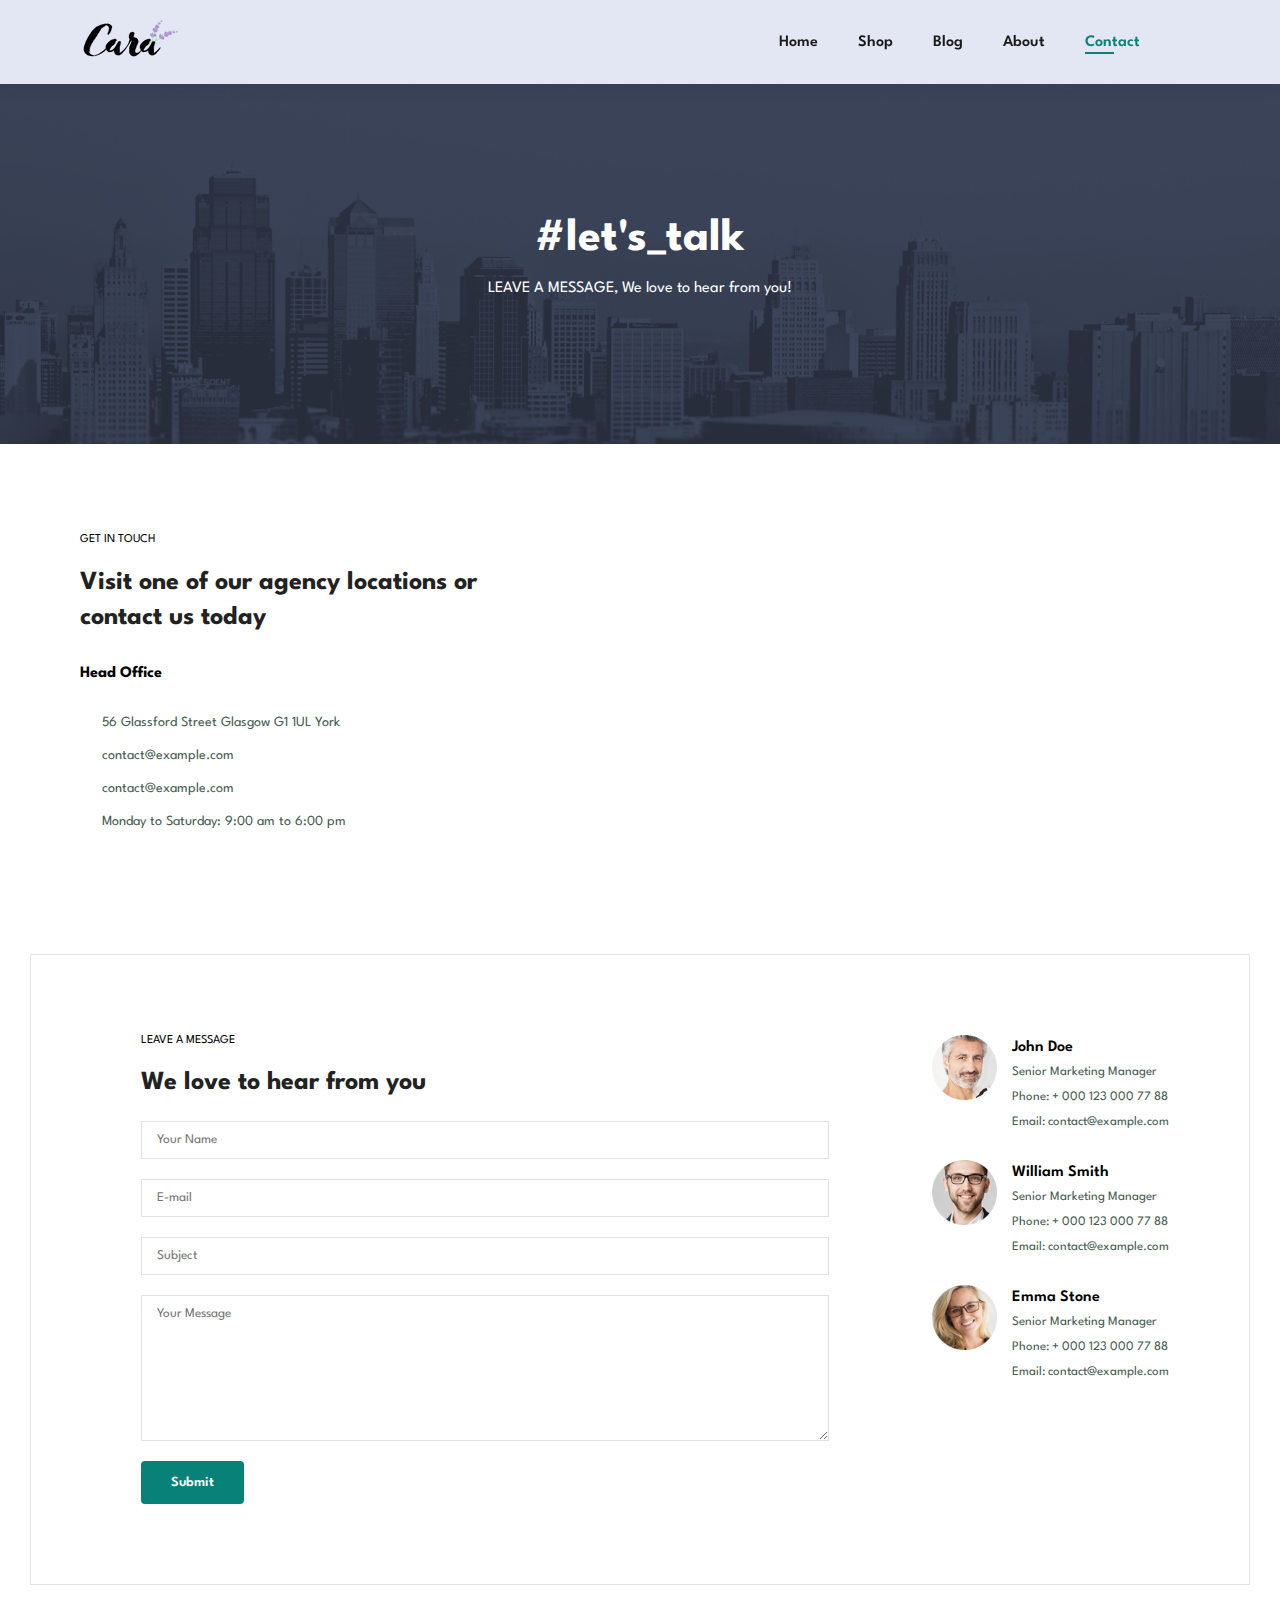
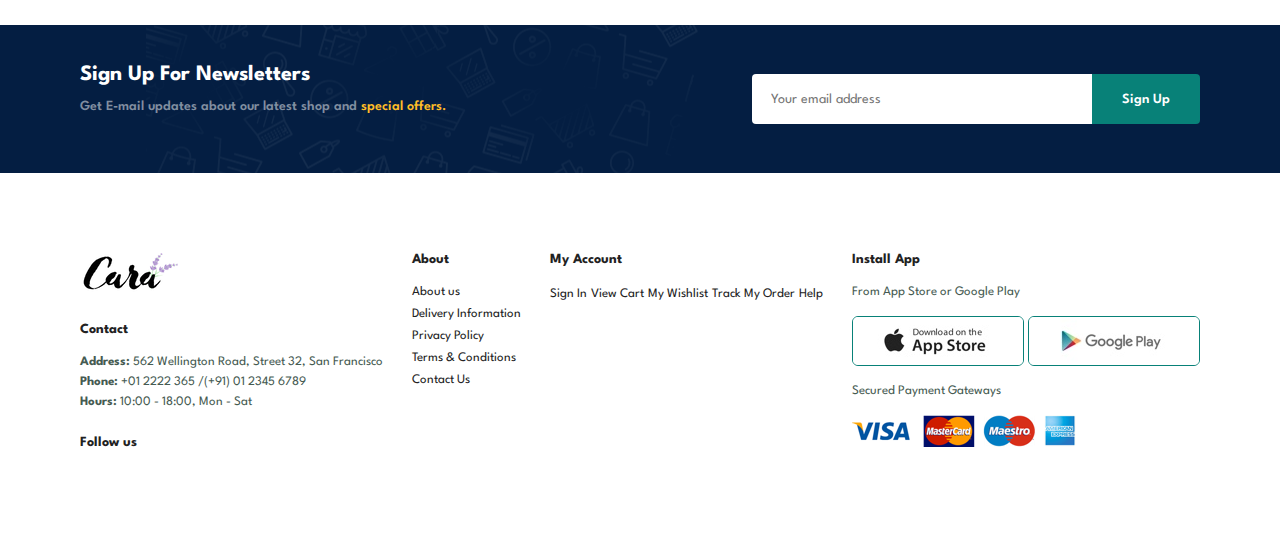
<file: Contact.html>
<!DOCTYPE html>
<html lang="en">
<head>
    <meta charset="UTF-8">
    <meta name="viewport" content="width=device-width, initial-scale=1.0">
    <title>Home</title>
    <link rel="stylesheet" href="https://cdnjs.cloudflare.com/ajax/libs/font-awesome/6.5.1/css/all.min.css" integrity="sha512-DTOQO9RWCH3ppGqcWaEA1BIZOC6xxalwEsw9c2QQeAIftl+Vegovlnee1c9QX4TctnWMn13TZye+giMm8e2LwA==" crossorigin="anonymous" referrerpolicy="no-referrer" />

   
    <link href="https://cdnjs.cloudflare.com/ajax/libs/font-awesome/6.5.1/css/all.min.css">
    <link rel="stylesheet" href="https://cdnjs.cloudflare.com/ajax/libs/font-awesome/6.5.1/css/all.min.css" integrity="sha512-DTOQO9RWCH3ppGqcWaEA1BIZOC6xxalwEsw9c2QQeAIftl+Vegovlnee1c9QX4TctnWMn13TZye+giMm8e2LwA==" crossorigin="anonymous" referrerpolicy="no-referrer" />
    <link rel="stylesheet" href="contact.css">
</head>
<body>
<!--Nav bar-->
    <section id="header">
       <a href="#"><img src="Images/logo.png" class="logo" alt=""></a>

       <div>
        <ul id="navbar">
            <li><a  href="index.html">Home</a></li>
            <li><a  href="shop.html">Shop</a></li>
            <li><a   href="blog.html">Blog</a></li>
            <li><a  href="about.html">About</a></li>
            <li><a class="active" href="contact.html">Contact</a></li>
            <li id="lg-bag"><a href="cart.html"><i class="fa-solid fa-bag-shopping"></i></a></li>
            <a href="#" id="close"><i class="far fa-times"></i></a>
        </ul>
       </div>
       <div id="mobile">
        
        <a href="cart.html"><i class="fa-solid fa-bag-shopping"></i></a>
        <i id="bar" class="fas fa-outdent"></i>
       </div>
    </section>
    <!--Nav bar end-->
    <!-- Home page start -->
    <section id="home">
       
       <h2>#let's_talk</h2>
       
       <p>LEAVE A MESSAGE, We love to hear from you! </p>
      
    </section>

    <section id="contact-details" class="section-p1">
        <div class="details">
            <span>GET IN TOUCH</span>
            <h2>Visit one of our agency locations or contact us today</h2>
            <h3>Head Office</h3>
            <div>
                <li>
                    <i class="fas fa-map"></i>
                    <p>56 Glassford Street Glasgow G1 1UL York</p>
                </li>
                <li>
                    <i class="fas fa-envelope"></i>
                    <p>contact@example.com</p>
                </li>
                <li>
                    <i class="fas fa-phone-alt"></i>
                    <p>contact@example.com</p>
                </li>
                <li>
                    <i class="fas fa-clock"></i>
                    <p>Monday to Saturday: 9:00 am to 6:00 pm</p>
                </li>
            </div>
        </div>


        <div class="map">
            <iframe src="https://www.google.com/maps/embed?pb=!1m18!1m12!1m3!1d3782.281313680185!2d73.94482639999997!3d18.561351900000005!2m3!1f0!2f0!3f0!3m2!1i1024!2i768!4f13.1!3m3!1m2!1s0x3bc2c390adb64e07%3A0x7a3379b70dfb3894!2sCITY%20VISTA%20-%20Kolte%20Patil%20Developers!5e0!3m2!1sen!2sin!4v1707894022353!5m2!1sen!2sin" width="600" height="450" style="border:0;" allowfullscreen="" loading="lazy" referrerpolicy="no-referrer-when-downgrade"></iframe>

        </div>
    </section>

    <section id="form-details">
        <form action="">
            <span>LEAVE A MESSAGE</span>
            <h2>We love to hear from you</h2>
            <input type="text" placeholder="Your Name">
            <input type="text" placeholder="E-mail">
            <input type="text" placeholder="Subject">
            <textarea name="" id="" cols="30" rows="10" placeholder="Your Message"></textarea>
            <button class="normal">Submit</button>
        </form>

        <div class="people">
            <div>
                <img src="Images/people/1.png" alt="">
                <p><span>John Doe</span> Senior Marketing Manager <br> Phone: + 000 123 000 77 88 <br> Email: contact@example.com </p>
            </div>
            <div>
                <img src="Images/people/2.png" alt="">
                <p><span>William Smith</span> Senior Marketing Manager <br> Phone: + 000 123 000 77 88 <br> Email: contact@example.com </p>
            </div>
            <div>
                <img src="Images/people/3.png" alt="">
                <p><span>Emma Stone</span> Senior Marketing Manager <br> Phone: + 000 123 000 77 88 <br> Email: contact@example.com </p>
            </div>
        </div>
    </section>

  



  




    <section id="newsletters" class="section-p1 section-m1">
        <div class="newstext">
            <h4>Sign Up For Newsletters</h4>
            <p>Get E-mail updates about our latest shop and <span>special offers.</span></p>
        </div>
        <div class="form">
            <input type="text" placeholder="Your email address">
            <button class="normal">Sign Up</button>
        </div>
     </section>

   

    
 


<!-- Home page footer start here -->
      <footer class="section-p1">
        <div class="col">
            <img class="logo" src="Images/logo.png" alt="">
            <h4>Contact</h4>
            <p><strong>Address:</strong> 562 Wellington Road, Street 32, San Francisco</p>
            <p><strong>Phone:</strong> +01 2222 365 /(+91) 01 2345 6789</p>
            <p><strong>Hours:</strong> 10:00 - 18:00, Mon - Sat</p>

            <div class="follow">
                <h4>Follow us</h4>
                <div class="icon">
                    <i class="fab fa-facebook-f"></i>
                        <i class="fab fa-twitter"></i>
                        <i class="fab fa-instagram"></i>
                        <i class="fab fa-pinterest-p"></i>
                        <i class="fab fa-youtube"></i>
                </div>
            </div>
        </div>
        <div class="col1">
            <h4>About</h4>
            <a href="#">About us</a>
            <a href="#">Delivery Information</a>
            <a href="#">Privacy Policy</a>
            <a href="#">Terms & Conditions</a>
            <a href="#">Contact Us</a>
        </div>
        <div class="col2">
            <h4>My Account</h4>
            <a href="#">Sign In</a>
            <a href="#">View Cart</a>
            <a href="#">My Wishlist</a>
            <a href="#">Track My Order</a>
            <a href="#">Help</a>
        </div>
        <div class="col3 install">
            <h4>Install App</h4>
            <p>From App Store or Google Play</p>
            <div class="row">
                <img src="Images/pay/app.jpg" alt="">
                <img src="Images/pay/play.jpg" alt="">
            </div>
            <p>Secured Payment Gateways</p>
            <img src="Images/pay/pay.png" alt="">
        </div>
      </footer>

<!-- Home page footer end here -->


    <!-- Home page end -->

    
    <script src="script.js"></script>
</body>
</html>
</file>
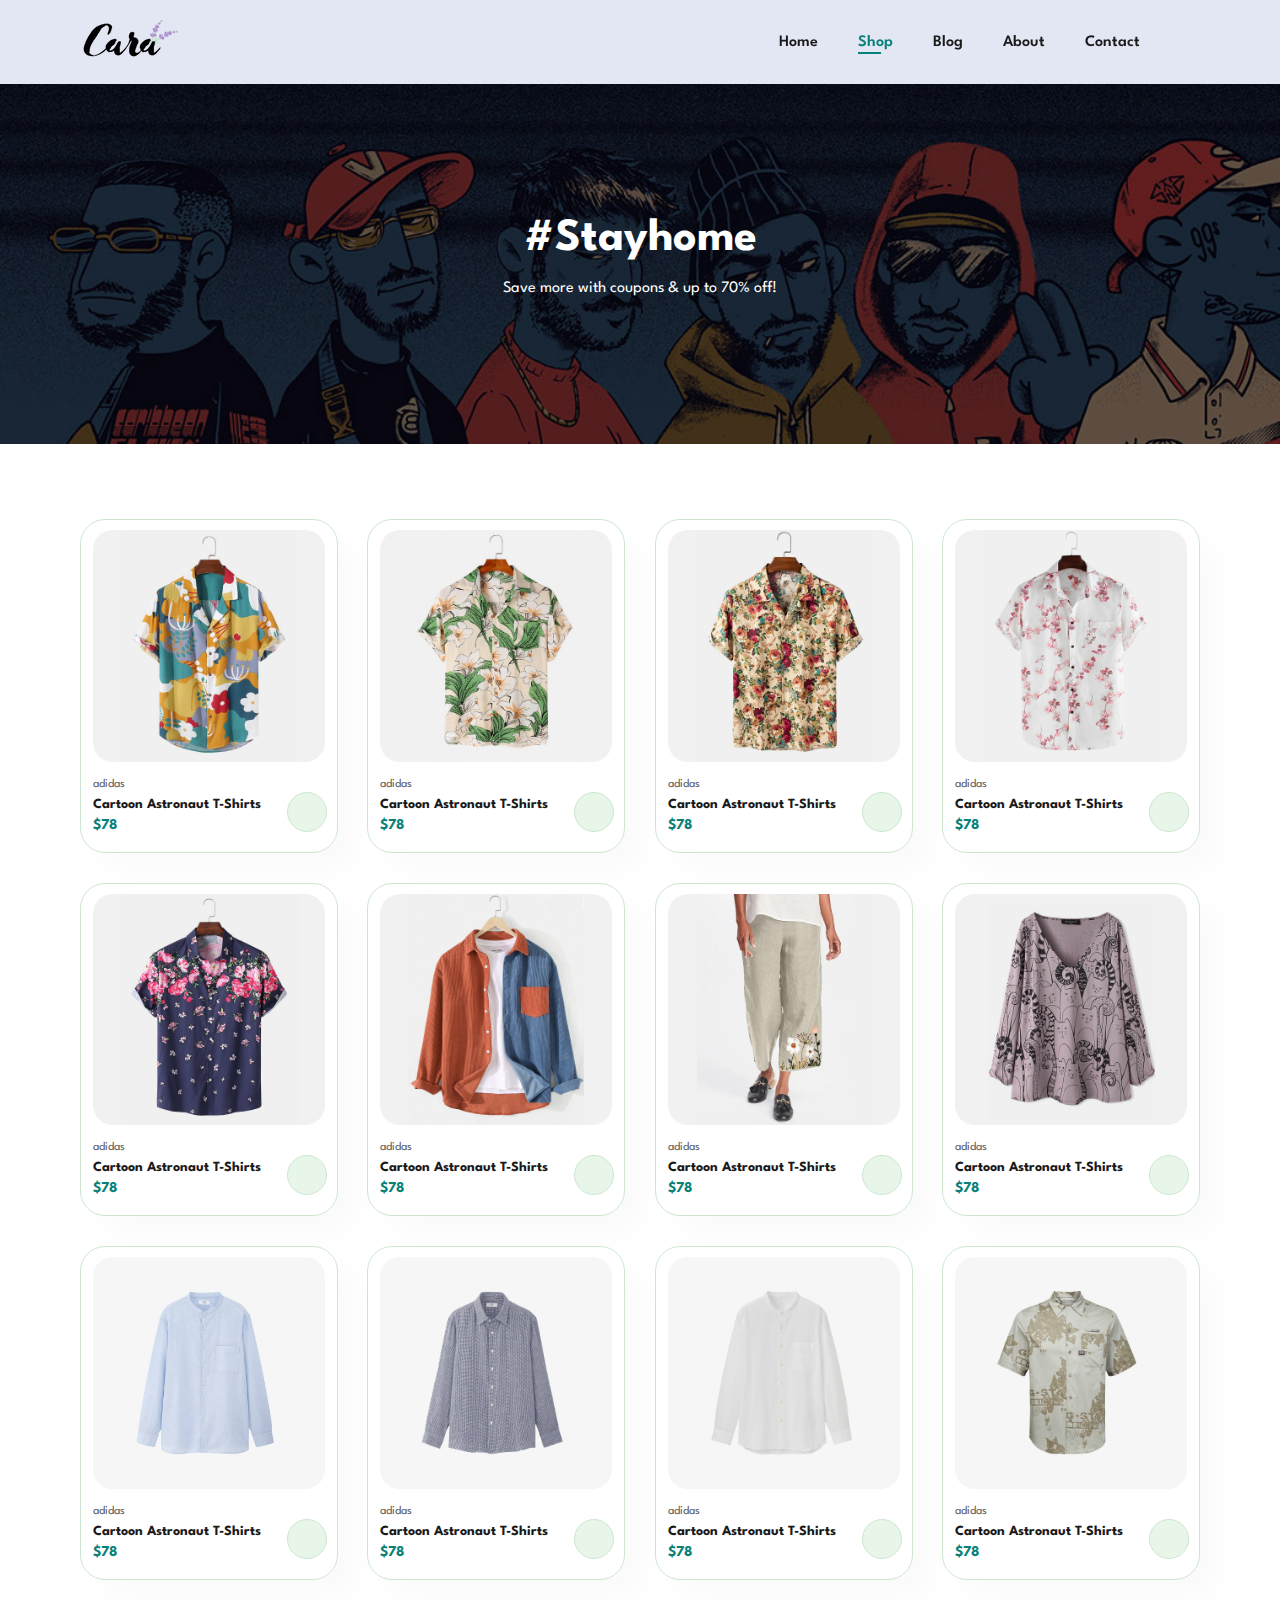
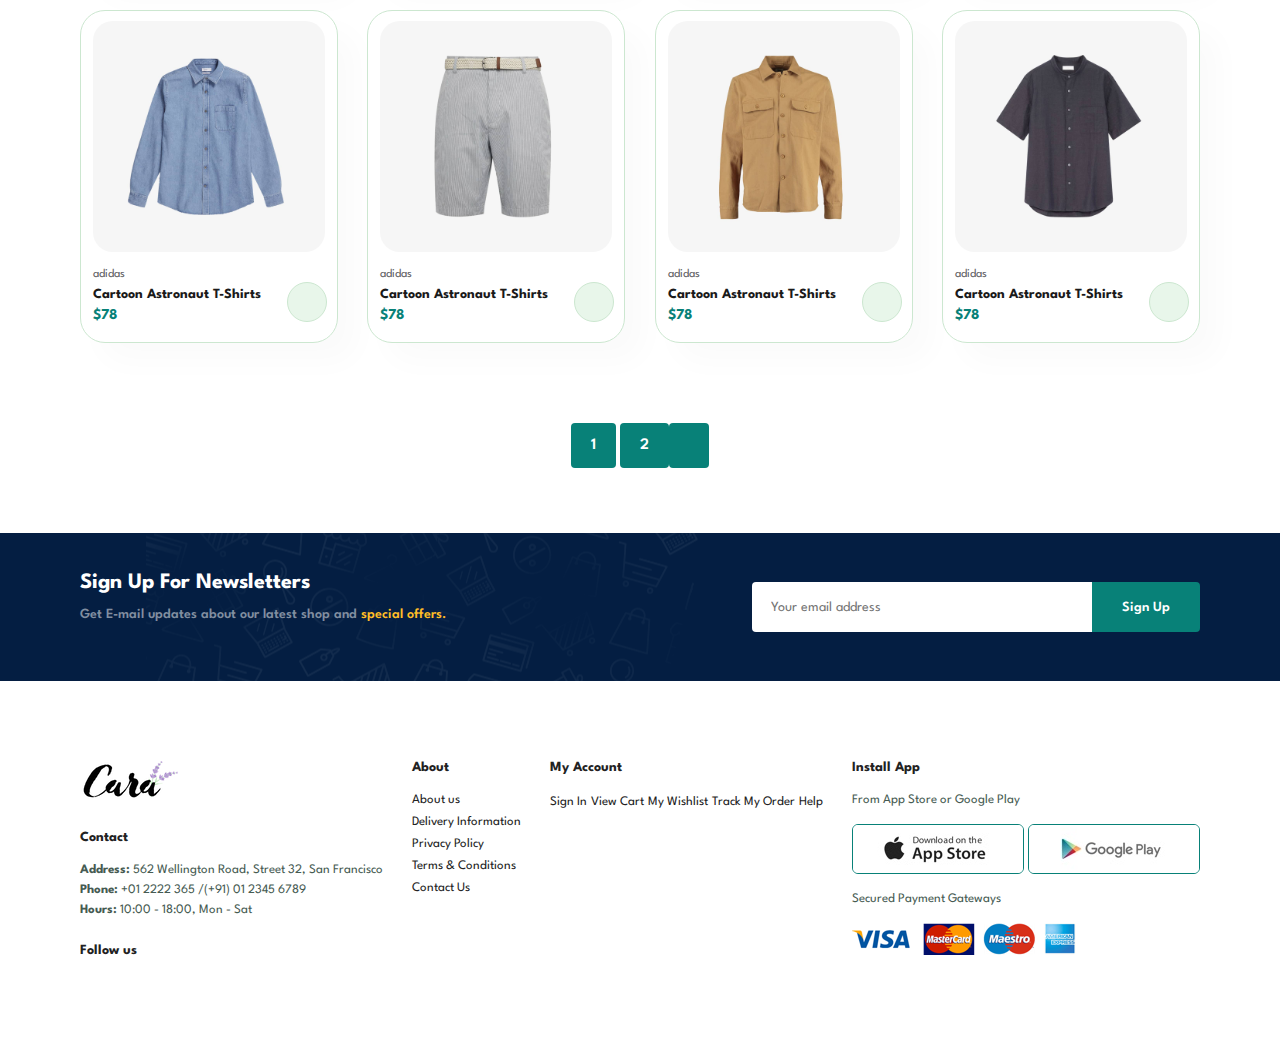
<file: shop.html>
<!DOCTYPE html>
<html lang="en">
<head>
    <meta charset="UTF-8">
    <meta name="viewport" content="width=device-width, initial-scale=1.0">
    <title>Home</title>

    <link href="https://cdn.jsdelivr.net/npm/bootstrap@5.3.2/dist/css/bootstrap.min.css" rel="stylesheet" integrity="sha384-T3c6CoIi6uLrA9TneNEoa7RxnatzjcDSCmG1MXxSR1GAsXEV/Dwwykc2MPK8M2HN" crossorigin="anonymous">
    <script src="https://cdn.jsdelivr.net/npm/bootstrap@5.3.2/dist/js/bootstrap.bundle.min.js" integrity="sha384-C6RzsynM9kWDrMNeT87bh95OGNyZPhcTNXj1NW7RuBCsyN/o0jlpcV8Qyq46cDfL" crossorigin="anonymous"></script>
    <link href="https://cdnjs.cloudflare.com/ajax/libs/font-awesome/6.5.1/css/all.min.css">
    <link rel="stylesheet" href="https://cdnjs.cloudflare.com/ajax/libs/font-awesome/6.5.1/css/all.min.css" integrity="sha512-DTOQO9RWCH3ppGqcWaEA1BIZOC6xxalwEsw9c2QQeAIftl+Vegovlnee1c9QX4TctnWMn13TZye+giMm8e2LwA==" crossorigin="anonymous" referrerpolicy="no-referrer" />
    <link rel="stylesheet" href="shop.css">
</head>
<body>
<!--Nav bar-->
    <section id="header">
       <a href="#"><img src="Images/logo.png" class="logo" alt=""></a>

       <div>
        <ul id="navbar">
            <li><a  href="index.html">Home</a></li>
            <li><a class="active" href="shop.html">Shop</a></li>
            <li><a href="blog.html">Blog</a></li>
            <li><a href="about.html">About</a></li>
            <li><a href="contact.html">Contact</a></li>
            <li id="lg-bag"><a href="cart.html"><i class="fa-solid fa-bag-shopping"></i></a></li>
            <a href="#" id="close"><i class="far fa-times"></i></a>
        </ul>
       </div>
       <div id="mobile">
        
        <a href="cart.html"><i class="fa-solid fa-bag-shopping"></i></a>
        <i id="bar" class="fas fa-outdent"></i>
       </div>
    </section>
    <!--Nav bar end-->
    <!-- Home page start -->
    <section id="home">
       
       <h2>#Stayhome</h2>
       
       <p>Save more with coupons & up to 70% off! </p>
      
    </section>

    
    <!-- Home page product section start -->
    <section id="product1" class="section-p1">
         
           <div class="pro-container">
            <div class="pro" onclick="window.location.href='sproduct.html'">
                <img src="Images/products/f1.jpg" alt="">
                <div class="des">
                    <span>adidas</span>
                    <h5>Cartoon Astronaut T-Shirts</h5>
                    <div class="star">
                        <i class="fas fa-star"></i>
                        <i class="fas fa-star"></i>
                        <i class="fas fa-star"></i>
                        <i class="fas fa-star"></i>
                        <i class="fas fa-star"></i>
                    </div>
                    <h4>$78</h4>
                </div>
                <a href="#" class="cart"><i class="fas fa-shopping-cart "></i></a>
            </div>
            <div class="pro" onclick="window.location.href='sproduct.html'">
                <img src="Images/products/f2.jpg" alt="">
                <div class="des">
                    <span>adidas</span>
                    <h5>Cartoon Astronaut T-Shirts</h5>
                    <div class="star">
                        <i class="fas fa-star"></i>
                        <i class="fas fa-star"></i>
                        <i class="fas fa-star"></i>
                        <i class="fas fa-star"></i>
                        <i class="fas fa-star"></i>
                    </div>
                    <h4>$78</h4>
                </div>
                <a href="#" class="cart"><i class="fas fa-shopping-cart "></i></a>
            </div>
            <div class="pro" onclick="window.location.href='sproduct.html'">
                <img src="Images/products/f3.jpg" alt="">
                <div class="des">
                    <span>adidas</span>
                    <h5>Cartoon Astronaut T-Shirts</h5>
                    <div class="star">
                        <i class="fas fa-star"></i>
                        <i class="fas fa-star"></i>
                        <i class="fas fa-star"></i>
                        <i class="fas fa-star"></i>
                        <i class="fas fa-star"></i>
                    </div>
                    <h4>$78</h4>
                </div>
                <a href="#" class="cart"><i class="fas fa-shopping-cart "></i></a>
            </div>
            <div class="pro" onclick="window.location.href='sproduct.html'">
                <img src="Images/products/f4.jpg" alt="">
                <div class="des">
                    <span>adidas</span>
                    <h5>Cartoon Astronaut T-Shirts</h5>
                    <div class="star">
                        <i class="fas fa-star"></i>
                        <i class="fas fa-star"></i>
                        <i class="fas fa-star"></i>
                        <i class="fas fa-star"></i>
                        <i class="fas fa-star"></i>
                    </div>
                    <h4>$78</h4>
                </div>
                <a href="#" class="cart"><i class="fas fa-shopping-cart "></i></a>
            </div>
            <div class="pro" onclick="window.location.href='sproduct.html'">
                <img src="Images/products/f5.jpg" alt="">
                <div class="des">
                    <span>adidas</span>
                    <h5>Cartoon Astronaut T-Shirts</h5>
                    <div class="star">
                        <i class="fas fa-star"></i>
                        <i class="fas fa-star"></i>
                        <i class="fas fa-star"></i>
                        <i class="fas fa-star"></i>
                        <i class="fas fa-star"></i>
                    </div>
                    <h4>$78</h4>
                </div>
                <a href="#" class="cart"><i class="fas fa-shopping-cart "></i></a>
            </div>
            <div class="pro" onclick="window.location.href='sproduct.html'">
                <img src="Images/products/f6.jpg" alt="">
                <div class="des">
                    <span>adidas</span>
                    <h5>Cartoon Astronaut T-Shirts</h5>
                    <div class="star">
                        <i class="fas fa-star"></i>
                        <i class="fas fa-star"></i>
                        <i class="fas fa-star"></i>
                        <i class="fas fa-star"></i>
                        <i class="fas fa-star"></i>
                    </div>
                    <h4>$78</h4>
                </div>
                <a href="#" class="cart"><i class="fas fa-shopping-cart "></i></a>
            </div>
            <div class="pro" onclick="window.location.href='sproduct.html'">
                <img src="Images/products/f7.jpg" alt="">
                <div class="des">
                    <span>adidas</span>
                    <h5>Cartoon Astronaut T-Shirts</h5>
                    <div class="star">
                        <i class="fas fa-star"></i>
                        <i class="fas fa-star"></i>
                        <i class="fas fa-star"></i>
                        <i class="fas fa-star"></i>
                        <i class="fas fa-star"></i>
                    </div>
                    <h4>$78</h4>
                </div>
                <a href="#" class="cart"><i class="fas fa-shopping-cart "></i></a>
            </div>
            <div class="pro" onclick="window.location.href='sproduct.html'">
                <img src="Images/products/f8.jpg" alt="">
                <div class="des">
                    <span>adidas</span>
                    <h5>Cartoon Astronaut T-Shirts</h5>
                    <div class="star">
                        <i class="fas fa-star"></i>
                        <i class="fas fa-star"></i>
                        <i class="fas fa-star"></i>
                        <i class="fas fa-star"></i>
                        <i class="fas fa-star"></i>
                    </div>
                    <h4>$78</h4>
                </div>
                <a href="#" class="cart"><i class="fas fa-shopping-cart "></i></a>
            </div>
        
     <div class="pro" onclick="window.location.href='sproduct.html'">
         <img src="Images/products/n1.jpg" alt="">
         <div class="des">
             <span>adidas</span>
             <h5>Cartoon Astronaut T-Shirts</h5>
             <div class="star">
                 <i class="fas fa-star"></i>
                 <i class="fas fa-star"></i>
                 <i class="fas fa-star"></i>
                 <i class="fas fa-star"></i>
                 <i class="fas fa-star"></i>
             </div>
             <h4>$78</h4>
         </div>
         <a href="#" class="cart"><i class="fas fa-shopping-cart "></i></a>
     </div>
     <div class="pro" onclick="window.location.href='sproduct.html'">
         <img src="Images/products/n2.jpg" alt="">
         <div class="des">
             <span>adidas</span>
             <h5>Cartoon Astronaut T-Shirts</h5>
             <div class="star">
                 <i class="fas fa-star"></i>
                 <i class="fas fa-star"></i>
                 <i class="fas fa-star"></i>
                 <i class="fas fa-star"></i>
                 <i class="fas fa-star"></i>
             </div>
             <h4>$78</h4>
         </div>
         <a href="#" class="cart"><i class="fas fa-shopping-cart "></i></a>
     </div>
     <div class="pro" onclick="window.location.href='sproduct.html'">
         <img src="Images/products/n3.jpg" alt="">
         <div class="des">
             <span>adidas</span>
             <h5>Cartoon Astronaut T-Shirts</h5>
             <div class="star">
                 <i class="fas fa-star"></i>
                 <i class="fas fa-star"></i>
                 <i class="fas fa-star"></i>
                 <i class="fas fa-star"></i>
                 <i class="fas fa-star"></i>
             </div>
             <h4>$78</h4>
         </div>
         <a href="#" class="cart"><i class="fas fa-shopping-cart "></i></a>
     </div>
     <div class="pro" onclick="window.location.href='sproduct.html'">
         <img src="Images/products/n4.jpg" alt="">
         <div class="des">
             <span>adidas</span>
             <h5>Cartoon Astronaut T-Shirts</h5>
             <div class="star">
                 <i class="fas fa-star"></i>
                 <i class="fas fa-star"></i>
                 <i class="fas fa-star"></i>
                 <i class="fas fa-star"></i>
                 <i class="fas fa-star"></i>
             </div>
             <h4>$78</h4>
         </div>
         <a href="#" class="cart"><i class="fas fa-shopping-cart "></i></a>
     </div>
     <div class="pro" onclick="window.location.href='sproduct.html'">
         <img src="Images/products/n5.jpg" alt="">
         <div class="des">
             <span>adidas</span>
             <h5>Cartoon Astronaut T-Shirts</h5>
             <div class="star">
                 <i class="fas fa-star"></i>
                 <i class="fas fa-star"></i>
                 <i class="fas fa-star"></i>
                 <i class="fas fa-star"></i>
                 <i class="fas fa-star"></i>
             </div>
             <h4>$78</h4>
         </div>
         <a href="#" class="cart"><i class="fas fa-shopping-cart "></i></a>
     </div>
     <div class="pro" onclick="window.location.href='sproduct.html'">
         <img src="Images/products/n6.jpg" alt="">
         <div class="des">
             <span>adidas</span>
             <h5>Cartoon Astronaut T-Shirts</h5>
             <div class="star">
                 <i class="fas fa-star"></i>
                 <i class="fas fa-star"></i>
                 <i class="fas fa-star"></i>
                 <i class="fas fa-star"></i>
                 <i class="fas fa-star"></i>
             </div>
             <h4>$78</h4>
         </div>
         <a href="#" class="cart"><i class="fas fa-shopping-cart "></i></a>
     </div>
     <div class="pro" onclick="window.location.href='sproduct.html'">
         <img src="Images/products/n7.jpg" alt="">
         <div class="des">
             <span>adidas</span>
             <h5>Cartoon Astronaut T-Shirts</h5>
             <div class="star">
                 <i class="fas fa-star"></i>
                 <i class="fas fa-star"></i>
                 <i class="fas fa-star"></i>
                 <i class="fas fa-star"></i>
                 <i class="fas fa-star"></i>
             </div>
             <h4>$78</h4>
         </div>
         <a href="#" class="cart"><i class="fas fa-shopping-cart "></i></a>
     </div>
     <div class="pro" onclick="window.location.href='sproduct.html'">
         <img src="Images/products/n8.jpg" alt="">
         <div class="des">
             <span>adidas</span>
             <h5>Cartoon Astronaut T-Shirts</h5>
             <div class="star">
                 <i class="fas fa-star"></i>
                 <i class="fas fa-star"></i>
                 <i class="fas fa-star"></i>
                 <i class="fas fa-star"></i>
                 <i class="fas fa-star"></i>
             </div>
             <h4>$78</h4>
         </div>
         <a href="#" class="cart"><i class="fas fa-shopping-cart "></i></a>
     </div>
    </div>

</section>
<section id="pagination" class="section-p1">
    <a href="#">1</a>
    <a href="#">2</a>
    <a href="#"><i class="fal fa-long-arrow-alt-right"></i></a>
</section>
<!-- Home page product section end -->

<!-- Home page newsletters section start -->
     <section id="newsletters" class="section-p1 section-m1">
        <div class="newstext">
            <h4>Sign Up For Newsletters</h4>
            <p>Get E-mail updates about our latest shop and <span>special offers.</span></p>
        </div>
        <div class="form">
            <input type="text" placeholder="Your email address">
            <button class="normal">Sign Up</button>
        </div>
     </section>
<!-- Home page newsletters section end -->
<!-- Home page footer start here -->
      <footer class="section-p1">
        <div class="col">
            <img class="logo" src="Images/logo.png" alt="">
            <h4>Contact</h4>
            <p><strong>Address:</strong> 562 Wellington Road, Street 32, San Francisco</p>
            <p><strong>Phone:</strong> +01 2222 365 /(+91) 01 2345 6789</p>
            <p><strong>Hours:</strong> 10:00 - 18:00, Mon - Sat</p>

            <div class="follow">
                <h4>Follow us</h4>
                <div class="icon">
                    <i class="fab fa-facebook-f"></i>
                        <i class="fab fa-twitter"></i>
                        <i class="fab fa-instagram"></i>
                        <i class="fab fa-pinterest-p"></i>
                        <i class="fab fa-youtube"></i>
                </div>
            </div>
        </div>
        <div class="col1">
            <h4>About</h4>
            <a href="#">About us</a>
            <a href="#">Delivery Information</a>
            <a href="#">Privacy Policy</a>
            <a href="#">Terms & Conditions</a>
            <a href="#">Contact Us</a>
        </div>
        <div class="col2">
            <h4>My Account</h4>
            <a href="#">Sign In</a>
            <a href="#">View Cart</a>
            <a href="#">My Wishlist</a>
            <a href="#">Track My Order</a>
            <a href="#">Help</a>
        </div>
        <div class="col3 install">
            <h4>Install App</h4>
            <p>From App Store or Google Play</p>
            <div class="row">
                <img src="Images/pay/app.jpg" alt="">
                <img src="Images/pay/play.jpg" alt="">
            </div>
            <p>Secured Payment Gateways</p>
            <img src="Images/pay/pay.png" alt="">
        </div>
      </footer>

<!-- Home page footer end here -->


    <!-- Home page end -->

    
    <script src="script.js"></script>
</body>
</html>
</file>
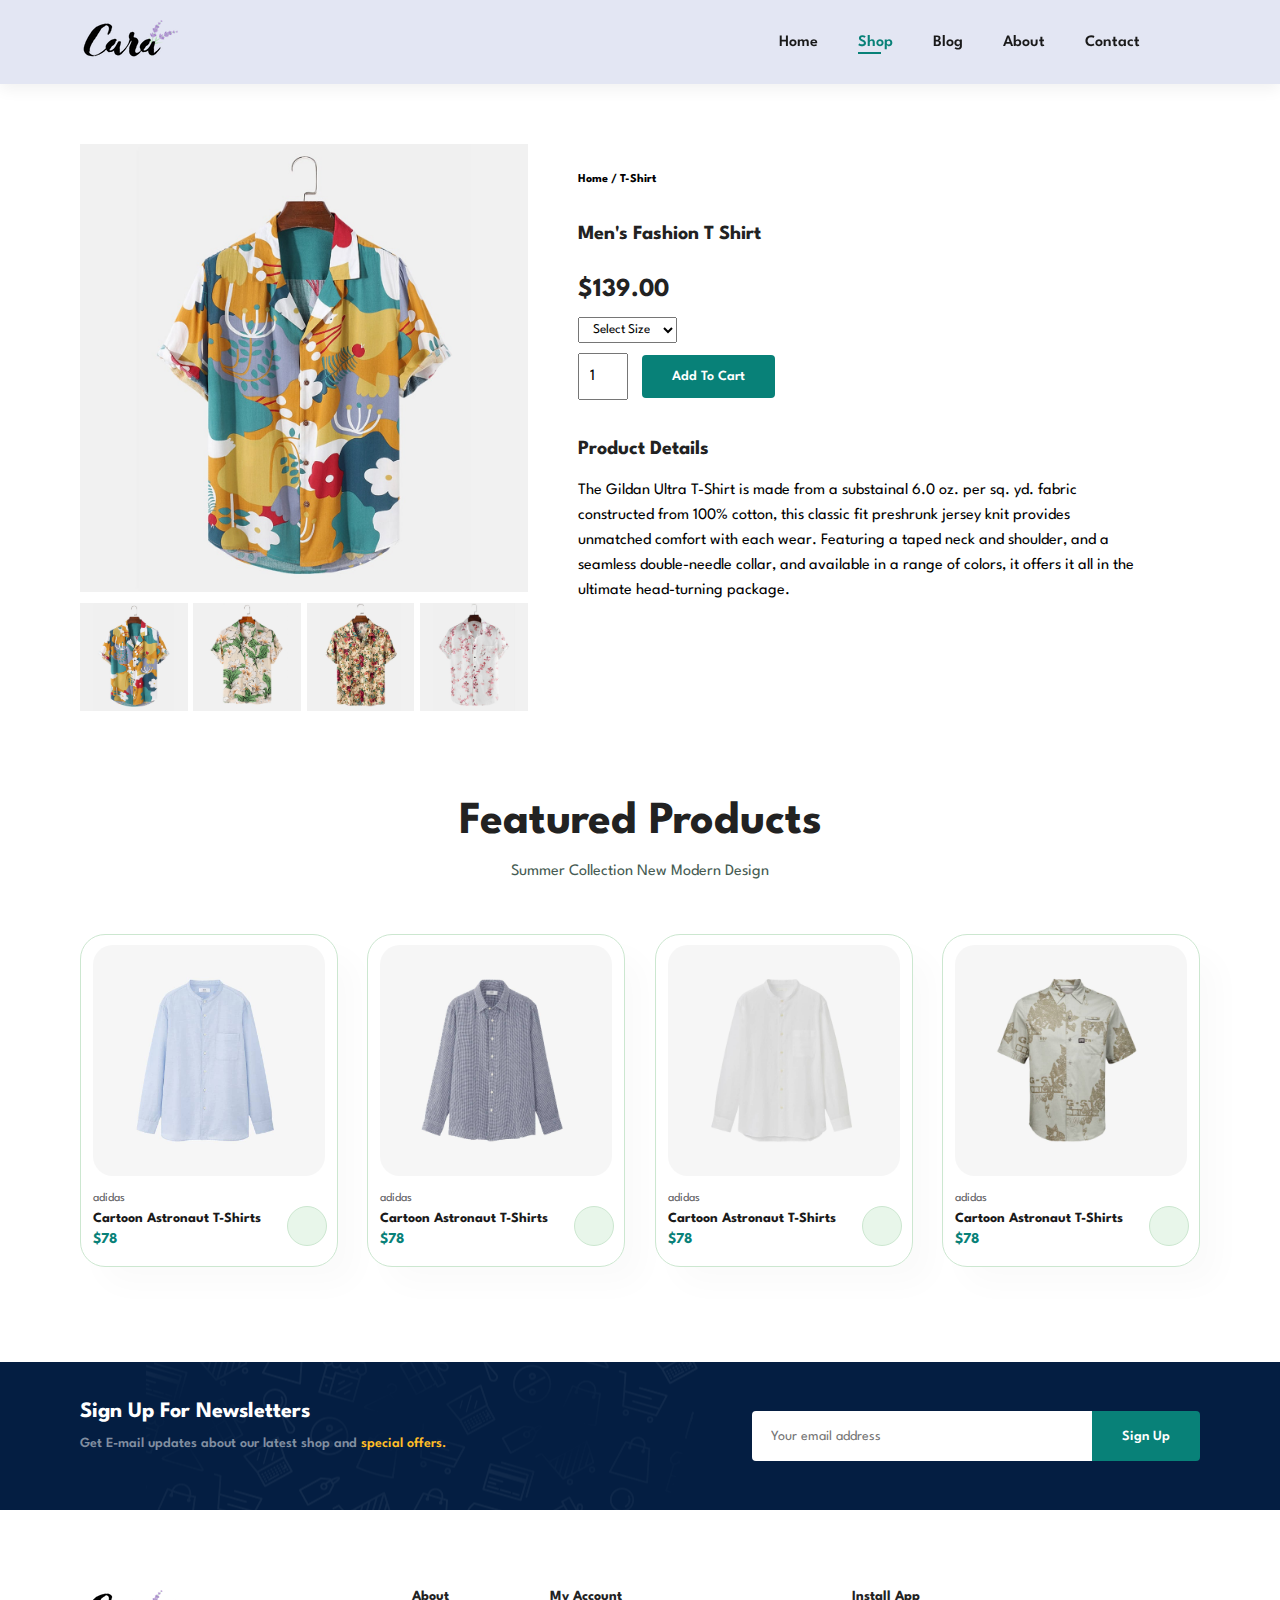
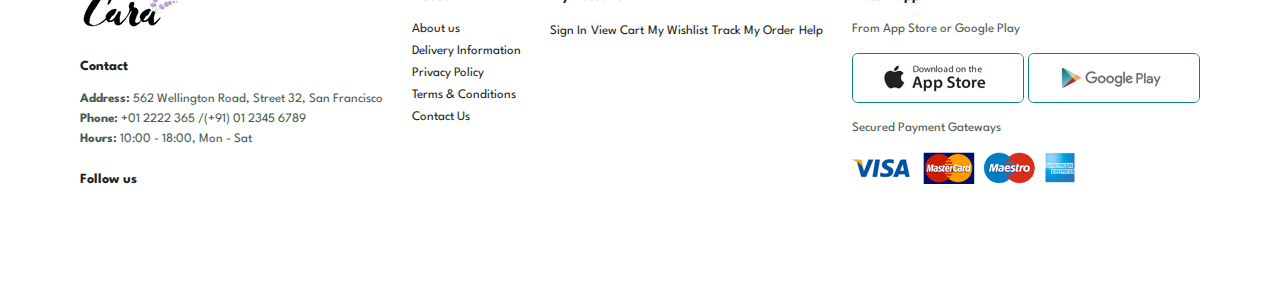
<file: sproduct.html>
<!DOCTYPE html>
<html lang="en">
<head>
    <meta charset="UTF-8">
    <meta name="viewport" content="width=device-width, initial-scale=1.0">
    <title>Home</title>

    <link href="https://cdn.jsdelivr.net/npm/bootstrap@5.3.2/dist/css/bootstrap.min.css" rel="stylesheet" integrity="sha384-T3c6CoIi6uLrA9TneNEoa7RxnatzjcDSCmG1MXxSR1GAsXEV/Dwwykc2MPK8M2HN" crossorigin="anonymous">
    <script src="https://cdn.jsdelivr.net/npm/bootstrap@5.3.2/dist/js/bootstrap.bundle.min.js" integrity="sha384-C6RzsynM9kWDrMNeT87bh95OGNyZPhcTNXj1NW7RuBCsyN/o0jlpcV8Qyq46cDfL" crossorigin="anonymous"></script>
    <link href="https://cdnjs.cloudflare.com/ajax/libs/font-awesome/6.5.1/css/all.min.css">
    <link rel="stylesheet" href="https://cdnjs.cloudflare.com/ajax/libs/font-awesome/6.5.1/css/all.min.css" integrity="sha512-DTOQO9RWCH3ppGqcWaEA1BIZOC6xxalwEsw9c2QQeAIftl+Vegovlnee1c9QX4TctnWMn13TZye+giMm8e2LwA==" crossorigin="anonymous" referrerpolicy="no-referrer" />
    <link rel="stylesheet" href="sproduct.css">
</head>
<body>
<!--Nav bar-->
    <section id="header">
       <a href="#"><img src="Images/logo.png" class="logo" alt=""></a>

       <div>
        <ul id="navbar">
            <li><a  href="index.html">Home</a></li>
            <li><a class="active" href="shop.html">Shop</a></li>
            <li><a href="blog.html">Blog</a></li>
            <li><a href="about.html">About</a></li>
            <li><a href="contact.html">Contact</a></li>
            <li id="lg-bag"><a href="cart.html"><i class="fa-solid fa-bag-shopping"></i></a></li>
            <a href="#" id="close"><i class="far fa-times"></i></a>
        </ul>
       </div>
       <div id="mobile">
        
        <a href="cart.html"><i class="fa-solid fa-bag-shopping"></i></a>
        <i id="bar" class="fas fa-outdent"></i>
       </div>
    </section>
    <!--Nav bar end-->


    <section id="prodetails" class="section-p1">

        <div class="single-pro-image">
            <img src="Images/products/f1.jpg" width="100%" id="MainImg"   alt="">

            <div class="small-img-group">
                <div class="small-img-col">
                    <img src="Images/products/f1.jpg" width="100%" class="small-img"  alt="">
                </div>
                <div class="small-img-col">
                    <img src="Images/products/f2.jpg" width="100%" class="small-img"  alt="">
                </div>
                <div class="small-img-col">
                    <img src="Images/products/f3.jpg" width="100%" class="small-img"  alt="">
                </div>
                <div class="small-img-col">
                    <img src="Images/products/f4.jpg" width="100%" class="small-img"  alt="">
                </div>
            </div>
        </div>

        <div class="single-pro-details">
            <h6>Home / T-Shirt</h6>
            <h4>Men's Fashion T Shirt</h4>
            <h2>$139.00</h2>
            <select>
                <option>Select Size</option>
                <option>XL</option>
                <option>XXL</option>
                <option>Small</option>
                <option>Large</option>
                
            </select>
            <input type="number" value="1">
            <button class="normal">Add To Cart</button>
            <h4>Product Details</h4>
            <span>The Gildan Ultra T-Shirt is made from a substainal 6.0 oz. per
                sq. yd. fabric constructed from 100% cotton, this classic fit preshrunk jersey
                knit provides unmatched comfort with each wear. Featuring a taped neck and
                shoulder, and a seamless double-needle collar, and available in a range of
                colors, it offers it all in the ultimate head-turning package.
            </span>
        </div>
    </section>


    <section id="product1" class="section-p1">
        <h2>Featured Products</h2>
        <p>Summer Collection New Modern Design</p>
        <div class="pro-container">
         <div class="pro">
             <img src="Images/products/n1.jpg" alt="">
             <div class="des">
                 <span>adidas</span>
                 <h5>Cartoon Astronaut T-Shirts</h5>
                 <div class="star">
                     <i class="fas fa-star"></i>
                     <i class="fas fa-star"></i>
                     <i class="fas fa-star"></i>
                     <i class="fas fa-star"></i>
                     <i class="fas fa-star"></i>
                 </div>
                 <h4>$78</h4>
             </div>
             <a href="#" class="cart"><i class="fas fa-shopping-cart "></i></a>
         </div>
         <div class="pro">
             <img src="Images/products/n2.jpg" alt="">
             <div class="des">
                 <span>adidas</span>
                 <h5>Cartoon Astronaut T-Shirts</h5>
                 <div class="star">
                     <i class="fas fa-star"></i>
                     <i class="fas fa-star"></i>
                     <i class="fas fa-star"></i>
                     <i class="fas fa-star"></i>
                     <i class="fas fa-star"></i>
                 </div>
                 <h4>$78</h4>
             </div>
             <a href="#" class="cart"><i class="fas fa-shopping-cart "></i></a>
         </div>
         <div class="pro">
             <img src="Images/products/n3.jpg" alt="">
             <div class="des">
                 <span>adidas</span>
                 <h5>Cartoon Astronaut T-Shirts</h5>
                 <div class="star">
                     <i class="fas fa-star"></i>
                     <i class="fas fa-star"></i>
                     <i class="fas fa-star"></i>
                     <i class="fas fa-star"></i>
                     <i class="fas fa-star"></i>
                 </div>
                 <h4>$78</h4>
             </div>
             <a href="#" class="cart"><i class="fas fa-shopping-cart "></i></a>
         </div>
         <div class="pro">
             <img src="Images/products/n4.jpg" alt="">
             <div class="des">
                 <span>adidas</span>
                 <h5>Cartoon Astronaut T-Shirts</h5>
                 <div class="star">
                     <i class="fas fa-star"></i>
                     <i class="fas fa-star"></i>
                     <i class="fas fa-star"></i>
                     <i class="fas fa-star"></i>
                     <i class="fas fa-star"></i>
                 </div>
                 <h4>$78</h4>
             </div>
             <a href="#" class="cart"><i class="fas fa-shopping-cart "></i></a>
         </div>
         
         
        
        </div>
    
    </section>
   

<!-- Home page newsletters section start -->
     <section id="newsletters" class="section-p1 section-m1">
        <div class="newstext">
            <h4>Sign Up For Newsletters</h4>
            <p>Get E-mail updates about our latest shop and <span>special offers.</span></p>
        </div>
        <div class="form">
            <input type="text" placeholder="Your email address">
            <button class="normal">Sign Up</button>
        </div>
     </section>
<!-- Home page newsletters section end -->
<!-- Home page footer start here -->
      <footer class="section-p1">
        <div class="col">
            <img class="logo" src="Images/logo.png" alt="">
            <h4>Contact</h4>
            <p><strong>Address:</strong> 562 Wellington Road, Street 32, San Francisco</p>
            <p><strong>Phone:</strong> +01 2222 365 /(+91) 01 2345 6789</p>
            <p><strong>Hours:</strong> 10:00 - 18:00, Mon - Sat</p>

            <div class="follow">
                <h4>Follow us</h4>
                <div class="icon">
                    <i class="fab fa-facebook-f"></i>
                        <i class="fab fa-twitter"></i>
                        <i class="fab fa-instagram"></i>
                        <i class="fab fa-pinterest-p"></i>
                        <i class="fab fa-youtube"></i>
                </div>
            </div>
        </div>
        <div class="col1">
            <h4>About</h4>
            <a href="#">About us</a>
            <a href="#">Delivery Information</a>
            <a href="#">Privacy Policy</a>
            <a href="#">Terms & Conditions</a>
            <a href="#">Contact Us</a>
        </div>
        <div class="col2">
            <h4>My Account</h4>
            <a href="#">Sign In</a>
            <a href="#">View Cart</a>
            <a href="#">My Wishlist</a>
            <a href="#">Track My Order</a>
            <a href="#">Help</a>
        </div>
        <div class="col3 install">
            <h4>Install App</h4>
            <p>From App Store or Google Play</p>
            <div class="row">
                <img src="Images/pay/app.jpg" alt="">
                <img src="Images/pay/play.jpg" alt="">
            </div>
            <p>Secured Payment Gateways</p>
            <img src="Images/pay/pay.png" alt="">
        </div>
      </footer>

<!-- Home page footer end here -->


    <!-- Home page end -->

    
    <script src="sproduct.js"></script>
</body>
</html>
</file>
<file: style.css>
@import url('https://fonts.googleapis.com/css2?family=Spartan:wght@100;200;300;400;500;600;700;800;900&display=swap');

*{
    margin: 0;
    padding: 0;
    box-sizing: border-box;
    font-family: 'Spartan', sans-serif;
}
h1{
    font-size: 50px;
    line-height: 64px;
    color: #222;
}
h2{
    font-size: 46px;
    line-height: 54px;
    color: #222;

}
h4{
    font-size: 20px;
    color: #222;
}
h6{
    font-weight: 700;
    font-size: 12px;
}
p{
    font-size: 16px;
    color: #465b52;
    margin: 15px 0 20px 0;
}

.section-p1{
    padding: 40px 80px;
}
.section-m1{
    margin: 40px 0;;
}
button.normal{
    font-size: 14px;
    font-weight: 600;
    padding: 15px 30px;
    color: #000;
    background-color: #fff;
    border-radius: 4px;
cursor: pointer;
border: none;
outline: none;
transition: 0.2s;
}
button.white{
    font-size: 13px;
    font-weight: 600;
    padding: 11px 18px;
    color: #fff;
    background-color: transparent;
    width: fit-content;
    
cursor: pointer;
border: 1px solid white;
outline: none;
transition: 0.2s;
}
body{
    width: 100%;
}


/* Header style */
#header{
    display: flex;
    align-items: center;
    justify-content: space-between;
    padding: 20px 80px;
    background: #E3E6F3;
    box-shadow: 0 5px 15px rgba(0, 0, 0, 0.06);
    z-index: 999;
    position: sticky;
    top: 0;
    left: 0;
}
#navbar{
    display: flex;
    align-items: center;
    justify-content: center;
}
#navbar li{
    list-style: none;
    padding: 0 20px;
    position: relative;
}
#navbar li a{
    text-decoration: none;
    font-size: 16px;
    font-weight: 600;
    color: #1a1a1a;
    transition: 0.3s ease;
}
#navbar li a:hover,
#navbar li a.active{
    color: #088178;
}
#navbar li a.active::after,
#navbar li a:hover::after{
    content: "";
    width: 30%;
    height: 2px;
    background: #088178;
    position: absolute;
    bottom: -4px;
    left: 20px;
}

#mobile{
    display: none;
    align-items: center;
}
#close{
    display: none;
}
/* Header style end */

/* Home page style start */
#home{
    background-image: url("Images/hero4.png");
    height: 90vh;
    width: 100%;
    background-size: cover;
    background-position: top 25% right 0;
    padding: 0 80px;
    display: flex;
    align-items: flex-start;
    justify-content: center;
    flex-direction: column;
}
#home h4{
    padding-bottom: 15px;
}
#home h1{
    color: #088178;
}
#home button{
    background-image: url("Images/button.png");
    background-color: transparent;
    color: #088178;
    border: 0;
    padding: 14px 80px 14px 65px;
    background-repeat: no-repeat;
    cursor: pointer;
    font-weight: 700;
    font-size: 15px;
}

/* Home page feature section */

#feature{
    display: flex;
    align-items: center;
    justify-content: space-between;
    flex-wrap: wrap;
}
#feature .fe-box{
    width: 180px;
    text-align: center;
    padding: 25px 15px;
    box-shadow: 20px 20px 34px rgba(0, 0, 0, 0.03) ;
    border: 1px solid #cce7d0;
    border-radius: 4px;
    margin: 15px 0;
}
#feature .fe-box:hover{
    box-shadow: 10px 10px 54px rgba(70, 62, 221, 0.1) ;
}
#feature .fe-box img{
    width: 100%;
    margin-bottom: 10px;
}
#feature .fe-box h6{
    display: inline-block;
    padding: 9px 8px 6px 8px;
    line-height: 1;
    border-radius: 4px;
    color: #088178;
    background-color: #fddde4;
}
#feature .fe-box:nth-child(2) h6{
    background-color: #cdebbc;
}
#feature .fe-box:nth-child(3) h6{
    background-color: #d1e8f2;
}
#feature .fe-box:nth-child(4) h6{
    background-color: #cdd4f8;
}
#feature .fe-box:nth-child(5) h6{
    background-color: #f6dbf6;
}
#feature .fe-box:nth-child(6) h6{
    background-color: #fff2e5;
}

/* Home page feature section End */
/* Home page product section start */
#product1{
    text-align: center;
}
#product1 .pro-container{
    display: flex;
    justify-content: space-between;
    padding-top: 20px;
    flex-wrap: wrap;
}
#product1 .pro{
    width: 23%;
    min-width: 250px;
    padding: 10px 12px;
    border: 1px solid #cce7d0;
    border-radius: 25px;
    cursor: pointer;
    box-shadow: 20px 20px 30px rgba(0, 0, 0, 0.02);
    margin: 15px 0;
    transition: 0.2s ease;
    position: relative;
}
#product1 .pro:hover{
    box-shadow: 20px 20px 30px rgba(0, 0, 0, 0.06);
}
#product1 .pro img{
    width: 100%;
    border-radius: 20px;
}
#product1 .pro .des{
    text-align: start;
    padding: 10px 0;
}
#product1 .pro .des span{
    color: #606063;
    font-size: 12px;
}
#product1 .pro .des h5{
    padding-top: 7px;
    color: #1a1a1a;
    font-size: 14px;
}
#product1 .pro .des i{
   font-size: 12px;
   color: rgb(243, 181, 25); 
}
#product1 .pro .des h4{
    padding-top: 7px;
    font-size: 15px;
    font-weight: 700;
    color: #088178;
}
#product1 .pro .cart{
    width: 40px;
    height: 40px;
    line-height: 40px;
    border-radius:50px ;
    background-color: #e8f6ea;
    font-weight: 500;
    color: #088178;
    border: 1px solid #cce7d0;
    position: absolute;
    bottom: 20px;
    right: 10px;
}
/* Home page product section end */

/* Home page banner section start */
#banner{
    display: flex;
    flex-direction: column;
    justify-content: center;
    align-items: center;
    text-align: center;
    background-image: url("Images/banner/b2.jpg");
    width: 100%;
    height: 40vh;
    background-size: cover;
    background-position: center;
}
#banner h4{
    color: #fff;
    font-size: 16px;
}
#banner h2{
    color: #fff;
    font-size: 30px;
    padding: 10px;
}
#banner h2 span{
    color: #ef3636;
   
}
#banner button:hover{
    background-color: #088178;
    color: #fff;
}

/* Home page banner section end */
/* Home page sm-banner section start */
#sm-banner{
    display: flex;
    justify-content: space-between;
    flex-wrap: wrap;
}
#sm-banner .banner-box{
    display: flex;
    flex-direction: column;
    justify-content: center;
    align-items: flex;
    
    background-image: url("Images/banner/b17.jpg");
    min-width: 670px;
    height: 50vh;
    background-size: cover;
    background-position: center;
    padding: 30px;

}
#sm-banner .banner-box2{
    background-image: url("Images/banner/b10.jpg");
}
#sm-banner h4{
    color: #fff;
    font-size: 20px;
    font-weight: 300;
} 
#sm-banner h2{
    color: #fff;
    font-size: 28px;
    font-weight: 800;
} 
#sm-banner span{
    color: #fff;
    font-size: 14px;
    font-weight: 500;
    padding-bottom: 15px;
}
#sm-banner  .banner-box:hover button{
    background-color: #088178;
    border: 1px solid #088178;
}
#banner3{
    display: flex;
    justify-content: space-between;
    flex-wrap: wrap;
    padding: 0 80px;
}
#banner3 .banner-box{
    display: flex;
    flex-direction: column;
    justify-content: center;
    align-items: flex-start;
   
    background-image: url("Images/banner/b7.jpg");
    min-width: 32%;
    height: 30vh;
    background-size: cover;
    background-position: center;
    padding: 20px;
    margin-bottom: 20px;

}
#banner3 .banner-box2{
    background-image: url("Images/banner/b4.jpg");
}
#banner3 .banner-box3{
    background-image: url("Images/banner/b18.jpg");
}
#banner3 h2{
    color: #fff;
    font-weight: 900;
    font-size: 22px;
}
#banner h3{
    color: red;
    font-weight: 800;
    font-size: 15px;
}
#newsletters{
    display: flex;
    justify-content: space-between;
    flex-wrap: wrap;
    align-items: center;
    background-image: url("Images/banner/b14.png");
    background-repeat: no-repeat;
    background-position: 20% 30%;
    background-color: #041e42;

}
#newsletters h4{
    font-size: 22px;
    font-weight: 700;
    color: #fff;
}
#newsletters p{
    font-size: 14px;
    font-weight: 600;
    color: #818ea0;
}
#newsletters p span{
    color: #ffbd27;
}
#newsletters .form{
    display: flex;
    width: 40%;
}
#newsletters input{
    height: 3.125rem;
    padding: 0 1.25em;
    font-size: 14px;
    width: 100%;
    border: 1px solid transparent;
    border-radius: 4px;
    outline: none;
    border-top-right-radius: 0;
    border-bottom-right-radius: 0;
}
#newsletters button{
    background-color: #088178;
    color: #fff;
    white-space: nowrap;
    border-top-left-radius: 0;
    border-bottom-left-radius: 0;
}
/* Home page sm-banner section end */

/* Home page footer section start */
/* footer{
    display: flex;
    flex-wrap: wrap;
    justify-content: space-between;
}
footer .col{
    display: flex;
    flex-direction: column;
    align-items: flex-start;
    margin-bottom: 20px;
}
footer .col1{
    display: flex;
    flex-direction: column;
    align-items: flex-start;
    margin-bottom: 20px;
}

footer .logo{
    margin-bottom: 30px;
}
footer h4{
    font-size: 14px;
    padding-bottom: 20px;
}
footer p{
    font-size: 13px;
    margin: 0 0 8px 0;
}
footer a{
    font-size: 13px;
    text-decoration: none;
    color: #222;
    margin-bottom: 10px;
}
footer .follow{
    margin-top: 20px;
}
footer .follow i{
    color: #465b52;
    padding-right: 4px;
    cursor: pointer;
}
footer .install .row img{
    border: 1px solid #088178;
    border-radius: 6px;
}
footer .install img{
    margin: 10px 0 15px 0;
}
footer .follow i:hover,
footer a:hover{
    color: #088178;
} */
/* Home page footer section end */

/* make this page responsive */
/*@media (max-width:799) {
    #navbar{
        display: flex;
        flex-direction: column;
        align-items: flex-start;
        justify-content: flex-start;
        position: fixed;
        top: 0;
        right: -300px;
        height: 100vh;
        width: 300px;
        background-color: #E3E6F3;
        box-shadow: 0 40px 60px rgba(0, 0, 0, 0.1);
        padding: 80px 0 0 10px;
    }
    #navbar .active{
        right: 0px;
    }
    #navbar li{
margin-bottom: 25px;
    }
    

#mobile{
    display: flex;
    align-items: center;
}
#mobile i{
    color: #1a1a1a;
    font-size: 24px;
    padding-left: 20px;
}
#close{
    position: absolute;
    top: 30px;
    left: 30px;
    color: #222;
    font-size: 24px;
}
#lg-bag{
    display: none;

}
}*/



/* Home page style end */

/* Home page footer section start */
footer{
    display: flex;
    flex-wrap: wrap;
    justify-content: space-between;
}
footer .col{
    display: flex;
    flex-direction: column;
    align-items: flex-start;
    margin-bottom: 20px;
}
footer .col1{
    display: flex;
    flex-direction: column;
    align-items: flex-start;
    margin-bottom: 20px;
}

footer .logo{
    margin-bottom: 30px;
}
footer h4{
    font-size: 14px;
    padding-bottom: 20px;
}
footer p{
    font-size: 13px;
    margin: 0 0 8px 0;
}
footer a{
    font-size: 13px;
    text-decoration: none;
    color: #222;
    margin-bottom: 10px;
}
footer .follow{
    margin-top: 20px;
}
footer .follow i{
    color: #465b52;
    padding-right: 4px;
    cursor: pointer;
}
footer .install .row img{
    border: 1px solid #088178;
    border-radius: 6px;
}
footer .install img{
    margin: 10px 0 15px 0;
}
footer .follow i:hover,
footer a:hover{
    color: #088178;
}
/* Home page footer section end */
</file>
<file: blog.css>
@import url('https://fonts.googleapis.com/css2?family=Spartan:wght@100;200;300;400;500;600;700;800;900&display=swap');

*{
    margin: 0;
    padding: 0;
    box-sizing: border-box;
    font-family: 'Spartan', sans-serif;
}
h1{
    font-size: 50px;
    line-height: 64px;
    color: #222;
}
h2{
    font-size: 46px;
    line-height: 54px;
    color: #222;

}
h4{
    font-size: 20px;
    color: #222;
}
h6{
    font-weight: 700;
    font-size: 12px;
}
p{
    font-size: 16px;
    color: #465b52;
    margin: 15px 0 20px 0;
}

.section-p1{
    padding: 40px 80px;
}
.section-m1{
    margin: 40px 0;;
}
button.normal{
    font-size: 14px;
    font-weight: 600;
    padding: 15px 30px;
    color: #000;
    background-color: #fff;
    border-radius: 4px;
cursor: pointer;
border: none;
outline: none;
transition: 0.2s;
}
button.white{
    font-size: 13px;
    font-weight: 600;
    padding: 11px 18px;
    color: #fff;
    background-color: transparent;
    width: fit-content;
    
cursor: pointer;
border: 1px solid white;
outline: none;
transition: 0.2s;
}
body{
    width: 100%;
}


/* Header style */
#header{
    display: flex;
    align-items: center;
    justify-content: space-between;
    padding: 20px 80px;
    background: #E3E6F3;
    box-shadow: 0 5px 15px rgba(0, 0, 0, 0.06);
    z-index: 999;
    position: sticky;
    top: 0;
    left: 0;
}
#navbar{
    display: flex;
    align-items: center;
    justify-content: center;
}
#navbar li{
    list-style: none;
    padding: 0 20px;
    position: relative;
}
#navbar li a{
    text-decoration: none;
    font-size: 16px;
    font-weight: 600;
    color: #1a1a1a;
    transition: 0.3s ease;
}
#navbar li a:hover,
#navbar li a.active{
    color: #088178;
}
#navbar li a.active::after,
#navbar li a:hover::after{
    content: "";
    width: 30%;
    height: 2px;
    background: #088178;
    position: absolute;
    bottom: -4px;
    left: 20px;
}

#mobile{
    display: none;
    align-items: center;
}
#close{
    display: none;
}
/* Header style end */

/* Home page style start */
#home{
    background-image: url("Images/banner/b19.jpg");
    height: 40vh;
    width: 100%;
    background-size: cover;
  
    padding: 14px;
    display: flex;
    
    justify-content: center;
    flex-direction: column;
    text-align: center;

}
#home h2,
#home p{
    color: #fff;
}


#blog{
    padding: 150px 150px 0 150px;
}
#blog .blog-box{
    display: flex;
    align-items: center;
    width: 100%;
    position: relative;
    padding-bottom: 90px;
}
#blog .blog-img{
    width: 50%;
    margin-right: 40px;
}
#blog img{
    width: 100%;
    height: 300px;
    object-fit: cover;
}
#blog .blog-details{
    width: 50%;
    
}
#blog .blog-details a{
    text-decoration: none;
    font-size: 11px;
    color: #222;
    font: 700;
    position: relative;
    transition: 0.3s;
    
}
#blog .blog-details a::after{
    content: "";
    width: 50px;
    height: 1px;
    background-color: #000;
    position: absolute;
    top: 4px;
    right: -60px;
  
}
#blog .blog-details a:hover{
    color: #088178;
}
#blog .blog-details a:hover::after{
    background-color: #088178;
}
#blog .blog-box h1{
    position: absolute;
    top: -40px;
    left: 0;
    font-size: 70px;
    font-weight: 700;
    color: #c9cbce;
    z-index: -9;
}

#pagination{
    text-align: center;

}
#pagination a{
    text-decoration: none;
    background-color: #088178;
    padding: 15px 20px;
    border-radius: 4px;
    color: #fff;
    font-weight: 600;
}
#pagination a i{
    font-size: 16px;
    font-weight: 600;
}

/* Home page product section start */
#product1{
    text-align: center;
}
#product1 .pro-container{
    display: flex;
    justify-content: space-between;
    padding-top: 20px;
    flex-wrap: wrap;
}
#product1 .pro{
    width: 23%;
    min-width: 250px;
    padding: 10px 12px;
    border: 1px solid #cce7d0;
    border-radius: 25px;
    cursor: pointer;
    box-shadow: 20px 20px 30px rgba(0, 0, 0, 0.02);
    margin: 15px 0;
    transition: 0.2s ease;
    position: relative;
}
#product1 .pro:hover{
    box-shadow: 20px 20px 30px rgba(0, 0, 0, 0.06);
}
#product1 .pro img{
    width: 100%;
    border-radius: 20px;
}
#product1 .pro .des{
    text-align: start;
    padding: 10px 0;
}
#product1 .pro .des span{
    color: #606063;
    font-size: 12px;
}
#product1 .pro .des h5{
    padding-top: 7px;
    color: #1a1a1a;
    font-size: 14px;
}
#product1 .pro .des i{
   font-size: 12px;
   color: rgb(243, 181, 25); 
}
#product1 .pro .des h4{
    padding-top: 7px;
    font-size: 15px;
    font-weight: 700;
    color: #088178;
}
#product1 .pro .cart{
    width: 40px;
    height: 40px;
    line-height: 40px;
    border-radius:50px ;
    background-color: #e8f6ea;
    font-weight: 500;
    color: #088178;
    border: 1px solid #cce7d0;
    position: absolute;
    bottom: 20px;
    right: 10px;
}
/* Home page product section end */
#newsletters{
    display: flex;
    justify-content: space-between;
    flex-wrap: wrap;
    align-items: center;
    background-image: url("Images/banner/b14.png");
    background-repeat: no-repeat;
    background-position: 20% 30%;
    background-color: #041e42;

}
#newsletters h4{
    font-size: 22px;
    font-weight: 700;
    color: #fff;
}
#newsletters p{
    font-size: 14px;
    font-weight: 600;
    color: #818ea0;
}
#newsletters p span{
    color: #ffbd27;
}
#newsletters .form{
    display: flex;
    width: 40%;
}
#newsletters input{
    height: 3.125rem;
    padding: 0 1.25em;
    font-size: 14px;
    width: 100%;
    border: 1px solid transparent;
    border-radius: 4px;
    outline: none;
    border-top-right-radius: 0;
    border-bottom-right-radius: 0;
}
#newsletters button{
    background-color: #088178;
    color: #fff;
    white-space: nowrap;
    border-top-left-radius: 0;
    border-bottom-left-radius: 0;
}
/* Home page sm-banner section end */

/* Home page footer section start */
footer{
    display: flex;
    flex-wrap: wrap;
    justify-content: space-between;
}
footer .col{
    display: flex;
    flex-direction: column;
    align-items: flex-start;
    margin-bottom: 20px;
}
footer .col1{
    display: flex;
    flex-direction: column;
    align-items: flex-start;
    margin-bottom: 20px;
}

footer .logo{
    margin-bottom: 30px;
}
footer h4{
    font-size: 14px;
    padding-bottom: 20px;
}
footer p{
    font-size: 13px;
    margin: 0 0 8px 0;
}
footer a{
    font-size: 13px;
    text-decoration: none;
    color: #222;
    margin-bottom: 10px;
}
footer .follow{
    margin-top: 20px;
}
footer .follow i{
    color: #465b52;
    padding-right: 4px;
    cursor: pointer;
}
footer .install .row img{
    border: 1px solid #088178;
    border-radius: 6px;
}
footer .install img{
    margin: 10px 0 15px 0;
}
footer .follow i:hover,
footer a:hover{
    color: #088178;
}
/* Home page footer section end */

/* make this page responsive */
/*@media (max-width:799) {
    #navbar{
        display: flex;
        flex-direction: column;
        align-items: flex-start;
        justify-content: flex-start;
        position: fixed;
        top: 0;
        right: -300px;
        height: 100vh;
        width: 300px;
        background-color: #E3E6F3;
        box-shadow: 0 40px 60px rgba(0, 0, 0, 0.1);
        padding: 80px 0 0 10px;
    }
    #navbar .active{
        right: 0px;
    }
    #navbar li{
margin-bottom: 25px;
    }
    

#mobile{
    display: flex;
    align-items: center;
}
#mobile i{
    color: #1a1a1a;
    font-size: 24px;
    padding-left: 20px;
}
#close{
    position: absolute;
    top: 30px;
    left: 30px;
    color: #222;
    font-size: 24px;
}
#lg-bag{
    display: none;

}
}*/



/* Home page style end */
</file>
<file: cart.css>
@import url('https://fonts.googleapis.com/css2?family=Spartan:wght@100;200;300;400;500;600;700;800;900&display=swap');

*{
    margin: 0;
    padding: 0;
    box-sizing: border-box;
    font-family: 'Spartan', sans-serif;
}
h1{
    font-size: 50px;
    line-height: 64px;
    color: #222;
}
h2{
    font-size: 46px;
    line-height: 54px;
    color: #222;

}
h4{
    font-size: 20px;
    color: #222;
}
h6{
    font-weight: 700;
    font-size: 12px;
}
p{
    font-size: 16px;
    color: #465b52;
    margin: 15px 0 20px 0;
}

.section-p1{
    padding: 40px 80px;
}
.section-m1{
    margin: 40px 0;;
}
button.normal{
    font-size: 14px;
    font-weight: 600;
    padding: 15px 30px;
    color: #000;
    background-color: #fff;
    border-radius: 4px;
cursor: pointer;
border: none;
outline: none;
transition: 0.2s;
}
button.white{
    font-size: 13px;
    font-weight: 600;
    padding: 11px 18px;
    color: #fff;
    background-color: transparent;
    width: fit-content;
    
cursor: pointer;
border: 1px solid white;
outline: none;
transition: 0.2s;
}
body{
    width: 100%;
}


/* Header style */
#header{
    display: flex;
    align-items: center;
    justify-content: space-between;
    padding: 20px 80px;
    background: #E3E6F3;
    box-shadow: 0 5px 15px rgba(0, 0, 0, 0.06);
    z-index: 999;
    position: sticky;
    top: 0;
    left: 0;
}
#navbar{
    display: flex;
    align-items: center;
    justify-content: center;
}
#navbar li{
    list-style: none;
    padding: 0 20px;
    position: relative;
}
#navbar li a{
    text-decoration: none;
    font-size: 16px;
    font-weight: 600;
    color: #1a1a1a;
    transition: 0.3s ease;
}
#navbar li a:hover,
#navbar li a.active{
    color: #088178;
}
#navbar li a.active::after,
#navbar li a:hover::after{
    content: "";
    width: 30%;
    height: 2px;
    background: #088178;
    position: absolute;
    bottom: -4px;
    left: 20px;
}

#mobile{
    display: none;
    align-items: center;
}
#close{
    display: none;
}
/* Header style end */

/* Home page style start */
#home{
    background-image: url("Images/about/banner.png");
    height: 40vh;
    width: 100%;
    background-size: cover;
  
    padding: 14px;
    display: flex;
    
    justify-content: center;
    flex-direction: column;
    text-align: center;

}


#about-head img{
    width: 50%;
    height: auto;
}
#about-head {
    display: flex;
    align-items: center;
}

#about-head div{
    padding-left: 40px;
}
#about-app{
    text-align: center;
}
#about-app .video{
    width: 70%;
    height: 100%;
    margin: 30px auto 0 auto;
}
#about-app .video video{

    border-radius: 20px;
    width: 100%;
    height: 100%;

}




#feature{
    display: flex;
    align-items: center;
    justify-content: space-between;
    flex-wrap: wrap;
}
#feature .fe-box{
    width: 180px;
    text-align: center;
    padding: 25px 15px;
    box-shadow: 20px 20px 34px rgba(0, 0, 0, 0.03) ;
    border: 1px solid #cce7d0;
    border-radius: 4px;
    margin: 15px 0;
}
#feature .fe-box:hover{
    box-shadow: 10px 10px 54px rgba(70, 62, 221, 0.1) ;
}
#feature .fe-box img{
    width: 100%;
    margin-bottom: 10px;
}
#feature .fe-box h6{
    display: inline-block;
    padding: 9px 8px 6px 8px;
    line-height: 1;
    border-radius: 4px;
    color: #088178;
    background-color: #fddde4;
}
#feature .fe-box:nth-child(2) h6{
    background-color: #cdebbc;
}
#feature .fe-box:nth-child(3) h6{
    background-color: #d1e8f2;
}
#feature .fe-box:nth-child(4) h6{
    background-color: #cdd4f8;
}
#feature .fe-box:nth-child(5) h6{
    background-color: #f6dbf6;
}
#feature .fe-box:nth-child(6) h6{
    background-color: #fff2e5;
}



#newsletters{
    display: flex;
    justify-content: space-between;
    flex-wrap: wrap;
    align-items: center;
    background-image: url("Images/banner/b14.png");
    background-repeat: no-repeat;
    background-position: 20% 30%;
    background-color: #041e42;

}
#newsletters h4{
    font-size: 22px;
    font-weight: 700;
    color: #fff;
}
#newsletters p{
    font-size: 14px;
    font-weight: 600;
    color: #818ea0;
}
#newsletters p span{
    color: #ffbd27;
}
#newsletters .form{
    display: flex;
    width: 40%;
}
#newsletters input{
    height: 3.125rem;
    padding: 0 1.25em;
    font-size: 14px;
    width: 100%;
    border: 1px solid transparent;
    border-radius: 4px;
    outline: none;
    border-top-right-radius: 0;
    border-bottom-right-radius: 0;
}
#newsletters button{
    background-color: #088178;
    color: #fff;
    white-space: nowrap;
    border-top-left-radius: 0;
    border-bottom-left-radius: 0;
}



#home h2,
#home p{
    color: #fff;
}


#cart  table{
    width: 100%;
    border-collapse: collapse;
    table-layout: fixed;
    white-space: nowrap;
}
#cart  table img{
    width: 70px;
}
#cart  table td:nth-child(1){
    width: 100%;
    text-align: center;
}
#cart  table td:nth-child(2){
    width: 150px;
    text-align: center;
}
#cart  table td:nth-child(3){
    width: 250px;
    text-align: center;
}
#cart  table td:nth-child(4),
#cart table td:nth-child(5),
#cart table td:nth-child(6){
    width: 150px;
    text-align: center;
}
#cart table td:nth-child(5) input{
    width: 70px;
    padding: 10px 5px 10px 15px;
}
#cart table thead{
    border: 1px solid #e2e9e1;
    border-left: none;
    border-right: none;
}
#cart table thead td{
    font-weight: 700;
    text-transform: uppercase;
    font-size: 13px;
    padding: 18px 0;
}
#cart table tbody tr td{
    padding-top: 15px;
}
#cart table tbody  td{
    font-size: 13px;
}
#cart-add{
    display: flex;
    flex-wrap: wrap;
    justify-content: space-between;
}
#coupon{
    width: 50%;
    margin-bottom: 30px;
}
#coupon h3,
#subtotal h3{
    padding-bottom: 15px;
}
#coupon input{
    padding: 10px 20px;
    outline: none;
    width: 60%;
    margin-right: 10px;
    border: 1px solid #e2e9e1;
}
#coupon button,
#subtotal button{
    background-color:#088178 ;
    color: #fff;
    padding: 12px 20px;
}
#subtotal{
    width: 50%;
    margin-bottom: 30px;
    border: 1px solid #e2e9e1;
    padding: 30px;
}
#subtotal table{
    border-collapse: collapse;
    width: 100%;
    margin-bottom: 20px;

}
#subtotal table td{
    width: 50%;
    border: 1px solid #e2e9e1;
    padding: 10px;
    font-size: 13px;
}









#contact-details{
    display: flex;
    align-items: center;
    justify-content: space-between;
}
#contact-details .details{
    width: 40%;
}
#contact-details .details span,
#form-details form span{
    font-size: 12px;
}
#contact-details .details h2,
#form-details form h2{
    font-size: 26px;
    line-height: 35px;
    padding: 20px 0; 
}
#contact-details .details h3{
    font-size: 16px;
    line-height: 35px;
   padding-bottom: 15px;
}
#contact-details .details li{
    list-style: none;
    display: flex;
    padding: 10px 0;

}
#contact-details .details li i{
    font-size: 14px;
    padding-right: 22px;
}
#contact-details .details li p{
    margin: 0;
    font-size: 14px;
}
#contact-details .map {
    width: 55%;
    height: 400px;
}
#contact-details .map iframe{
    width: 100%;
    height: 100%;
}
#form-details{
    display: flex;
    justify-content: space-between;
    margin: 30px;
    padding: 80px;
    border: 1px solid #e1e1e1;
} 
#form-details form{
    width: 65%;
    display: flex;
    flex-direction: column;
    align-items: flex-start;
    margin-left: 30px;

}
#form-details form input,
#form-details form textarea{
    width: 100%;
    padding: 12px 15px;
    outline: none;
    margin-bottom: 20px;
    border: 1px solid #e1e1e1;
}
#form-details form button{
    background-color: #088178;
    color: #fff;
}
#form-details .people div{
    padding-bottom: 25px;
    display: flex;
    align-items: flex-start;
   
}
#form-details .people div img{
    width: 65px;
    height: 65px;
    object-fit: cover;
    margin-right: 15px;
}
#form-details .people div p{
    margin: 0;
    font-size: 13px;
    line-height: 25px;
}
#form-details .people div span{
    display: block;
    font-size: 16px;
    font-weight: 600;
    color: #000;
}



#blog{
    padding: 150px 150px 0 150px;
}
#blog .blog-box{
    display: flex;
    align-items: center;
    width: 100%;
    position: relative;
    padding-bottom: 90px;
}
#blog .blog-img{
    width: 50%;
    margin-right: 40px;
}
#blog img{
    width: 100%;
    height: 300px;
    object-fit: cover;
}
#blog .blog-details{
    width: 50%;
    
}
#blog .blog-details a{
    text-decoration: none;
    font-size: 11px;
    color: #222;
    font: 700;
    position: relative;
    transition: 0.3s;
    
}
#blog .blog-details a::after{
    content: "";
    width: 50px;
    height: 1px;
    background-color: #000;
    position: absolute;
    top: 4px;
    right: -60px;
  
}
#blog .blog-details a:hover{
    color: #088178;
}
#blog .blog-details a:hover::after{
    background-color: #088178;
}
#blog .blog-box h1{
    position: absolute;
    top: -40px;
    left: 0;
    font-size: 70px;
    font-weight: 700;
    color: #c9cbce;
    z-index: -9;
}

#pagination{
    text-align: center;

}
#pagination a{
    text-decoration: none;
    background-color: #088178;
    padding: 15px 20px;
    border-radius: 4px;
    color: #fff;
    font-weight: 600;
}
#pagination a i{
    font-size: 16px;
    font-weight: 600;
}

/* Home page product section start */
#product1{
    text-align: center;
}
#product1 .pro-container{
    display: flex;
    justify-content: space-between;
    padding-top: 20px;
    flex-wrap: wrap;
}
#product1 .pro{
    width: 23%;
    min-width: 250px;
    padding: 10px 12px;
    border: 1px solid #cce7d0;
    border-radius: 25px;
    cursor: pointer;
    box-shadow: 20px 20px 30px rgba(0, 0, 0, 0.02);
    margin: 15px 0;
    transition: 0.2s ease;
    position: relative;
}
#product1 .pro:hover{
    box-shadow: 20px 20px 30px rgba(0, 0, 0, 0.06);
}
#product1 .pro img{
    width: 100%;
    border-radius: 20px;
}
#product1 .pro .des{
    text-align: start;
    padding: 10px 0;
}
#product1 .pro .des span{
    color: #606063;
    font-size: 12px;
}
#product1 .pro .des h5{
    padding-top: 7px;
    color: #1a1a1a;
    font-size: 14px;
}
#product1 .pro .des i{
   font-size: 12px;
   color: rgb(243, 181, 25); 
}
#product1 .pro .des h4{
    padding-top: 7px;
    font-size: 15px;
    font-weight: 700;
    color: #088178;
}
#product1 .pro .cart{
    width: 40px;
    height: 40px;
    line-height: 40px;
    border-radius:50px ;
    background-color: #e8f6ea;
    font-weight: 500;
    color: #088178;
    border: 1px solid #cce7d0;
    position: absolute;
    bottom: 20px;
    right: 10px;
}
/* Home page product section end */
#newsletters{
    display: flex;
    justify-content: space-between;
    flex-wrap: wrap;
    align-items: center;
    background-image: url("Images/banner/b14.png");
    background-repeat: no-repeat;
    background-position: 20% 30%;
    background-color: #041e42;

}
#newsletters h4{
    font-size: 22px;
    font-weight: 700;
    color: #fff;
}
#newsletters p{
    font-size: 14px;
    font-weight: 600;
    color: #818ea0;
}
#newsletters p span{
    color: #ffbd27;
}
#newsletters .form{
    display: flex;
    width: 40%;
}
#newsletters input{
    height: 3.125rem;
    padding: 0 1.25em;
    font-size: 14px;
    width: 100%;
    border: 1px solid transparent;
    border-radius: 4px;
    outline: none;
    border-top-right-radius: 0;
    border-bottom-right-radius: 0;
}
#newsletters button{
    background-color: #088178;
    color: #fff;
    white-space: nowrap;
    border-top-left-radius: 0;
    border-bottom-left-radius: 0;
}
/* Home page sm-banner section end */

/* Home page footer section start */
footer{
    display: flex;
    flex-wrap: wrap;
    justify-content: space-between;
}
footer .col{
    display: flex;
    flex-direction: column;
    align-items: flex-start;
    margin-bottom: 20px;
}
footer .col1{
    display: flex;
    flex-direction: column;
    align-items: flex-start;
    margin-bottom: 20px;
}

footer .logo{
    margin-bottom: 30px;
}
footer h4{
    font-size: 14px;
    padding-bottom: 20px;
}
footer p{
    font-size: 13px;
    margin: 0 0 8px 0;
}
footer a{
    font-size: 13px;
    text-decoration: none;
    color: #222;
    margin-bottom: 10px;
}
footer .follow{
    margin-top: 20px;
}
footer .follow i{
    color: #465b52;
    padding-right: 4px;
    cursor: pointer;
}
footer .install .row img{
    border: 1px solid #088178;
    border-radius: 6px;
}
footer .install img{
    margin: 10px 0 15px 0;
}
footer .follow i:hover,
footer a:hover{
    color: #088178;
}
/* Home page footer section end */

/* make this page responsive */
/*@media (max-width:799) {
    #navbar{
        display: flex;
        flex-direction: column;
        align-items: flex-start;
        justify-content: flex-start;
        position: fixed;
        top: 0;
        right: -300px;
        height: 100vh;
        width: 300px;
        background-color: #E3E6F3;
        box-shadow: 0 40px 60px rgba(0, 0, 0, 0.1);
        padding: 80px 0 0 10px;
    }
    #navbar .active{
        right: 0px;
    }
    #navbar li{
margin-bottom: 25px;
    }
    

#mobile{
    display: flex;
    align-items: center;
}
#mobile i{
    color: #1a1a1a;
    font-size: 24px;
    padding-left: 20px;
}
#close{
    position: absolute;
    top: 30px;
    left: 30px;
    color: #222;
    font-size: 24px;
}
#lg-bag{
    display: none;

}
}*/



/* Home page style end */
</file>
<file: contact.css>
@import url('https://fonts.googleapis.com/css2?family=Spartan:wght@100;200;300;400;500;600;700;800;900&display=swap');

*{
    margin: 0;
    padding: 0;
    box-sizing: border-box;
    font-family: 'Spartan', sans-serif;
}
h1{
    font-size: 50px;
    line-height: 64px;
    color: #222;
}
h2{
    font-size: 46px;
    line-height: 54px;
    color: #222;

}
h4{
    font-size: 20px;
    color: #222;
}
h6{
    font-weight: 700;
    font-size: 12px;
}
p{
    font-size: 16px;
    color: #465b52;
    margin: 15px 0 20px 0;
}

.section-p1{
    padding: 40px 80px;
}
.section-m1{
    margin: 40px 0;;
}
button.normal{
    font-size: 14px;
    font-weight: 600;
    padding: 15px 30px;
    color: #000;
    background-color: #fff;
    border-radius: 4px;
cursor: pointer;
border: none;
outline: none;
transition: 0.2s;
}
button.white{
    font-size: 13px;
    font-weight: 600;
    padding: 11px 18px;
    color: #fff;
    background-color: transparent;
    width: fit-content;
    
cursor: pointer;
border: 1px solid white;
outline: none;
transition: 0.2s;
}
body{
    width: 100%;
}


/* Header style */
#header{
    display: flex;
    align-items: center;
    justify-content: space-between;
    padding: 20px 80px;
    background: #E3E6F3;
    box-shadow: 0 5px 15px rgba(0, 0, 0, 0.06);
    z-index: 999;
    position: sticky;
    top: 0;
    left: 0;
}
#navbar{
    display: flex;
    align-items: center;
    justify-content: center;
}
#navbar li{
    list-style: none;
    padding: 0 20px;
    position: relative;
}
#navbar li a{
    text-decoration: none;
    font-size: 16px;
    font-weight: 600;
    color: #1a1a1a;
    transition: 0.3s ease;
}
#navbar li a:hover,
#navbar li a.active{
    color: #088178;
}
#navbar li a.active::after,
#navbar li a:hover::after{
    content: "";
    width: 30%;
    height: 2px;
    background: #088178;
    position: absolute;
    bottom: -4px;
    left: 20px;
}

#mobile{
    display: none;
    align-items: center;
}
#close{
    display: none;
}
/* Header style end */

/* Home page style start */
#home{
    background-image: url("Images/about/banner.png");
    height: 40vh;
    width: 100%;
    background-size: cover;
  
    padding: 14px;
    display: flex;
    
    justify-content: center;
    flex-direction: column;
    text-align: center;

}


#about-head img{
    width: 50%;
    height: auto;
}
#about-head {
    display: flex;
    align-items: center;
}

#about-head div{
    padding-left: 40px;
}
#about-app{
    text-align: center;
}
#about-app .video{
    width: 70%;
    height: 100%;
    margin: 30px auto 0 auto;
}
#about-app .video video{

    border-radius: 20px;
    width: 100%;
    height: 100%;

}




#feature{
    display: flex;
    align-items: center;
    justify-content: space-between;
    flex-wrap: wrap;
}
#feature .fe-box{
    width: 180px;
    text-align: center;
    padding: 25px 15px;
    box-shadow: 20px 20px 34px rgba(0, 0, 0, 0.03) ;
    border: 1px solid #cce7d0;
    border-radius: 4px;
    margin: 15px 0;
}
#feature .fe-box:hover{
    box-shadow: 10px 10px 54px rgba(70, 62, 221, 0.1) ;
}
#feature .fe-box img{
    width: 100%;
    margin-bottom: 10px;
}
#feature .fe-box h6{
    display: inline-block;
    padding: 9px 8px 6px 8px;
    line-height: 1;
    border-radius: 4px;
    color: #088178;
    background-color: #fddde4;
}
#feature .fe-box:nth-child(2) h6{
    background-color: #cdebbc;
}
#feature .fe-box:nth-child(3) h6{
    background-color: #d1e8f2;
}
#feature .fe-box:nth-child(4) h6{
    background-color: #cdd4f8;
}
#feature .fe-box:nth-child(5) h6{
    background-color: #f6dbf6;
}
#feature .fe-box:nth-child(6) h6{
    background-color: #fff2e5;
}



#newsletters{
    display: flex;
    justify-content: space-between;
    flex-wrap: wrap;
    align-items: center;
    background-image: url("Images/banner/b14.png");
    background-repeat: no-repeat;
    background-position: 20% 30%;
    background-color: #041e42;

}
#newsletters h4{
    font-size: 22px;
    font-weight: 700;
    color: #fff;
}
#newsletters p{
    font-size: 14px;
    font-weight: 600;
    color: #818ea0;
}
#newsletters p span{
    color: #ffbd27;
}
#newsletters .form{
    display: flex;
    width: 40%;
}
#newsletters input{
    height: 3.125rem;
    padding: 0 1.25em;
    font-size: 14px;
    width: 100%;
    border: 1px solid transparent;
    border-radius: 4px;
    outline: none;
    border-top-right-radius: 0;
    border-bottom-right-radius: 0;
}
#newsletters button{
    background-color: #088178;
    color: #fff;
    white-space: nowrap;
    border-top-left-radius: 0;
    border-bottom-left-radius: 0;
}



#home h2,
#home p{
    color: #fff;
}

#contact-details{
    display: flex;
    align-items: center;
    justify-content: space-between;
}
#contact-details .details{
    width: 40%;
}
#contact-details .details span,
#form-details form span{
    font-size: 12px;
}
#contact-details .details h2,
#form-details form h2{
    font-size: 26px;
    line-height: 35px;
    padding: 20px 0; 
}
#contact-details .details h3{
    font-size: 16px;
    line-height: 35px;
   padding-bottom: 15px;
}
#contact-details .details li{
    list-style: none;
    display: flex;
    padding: 10px 0;

}
#contact-details .details li i{
    font-size: 14px;
    padding-right: 22px;
}
#contact-details .details li p{
    margin: 0;
    font-size: 14px;
}
#contact-details .map {
    width: 55%;
    height: 400px;
}
#contact-details .map iframe{
    width: 100%;
    height: 100%;
}
#form-details{
    display: flex;
    justify-content: space-between;
    margin: 30px;
    padding: 80px;
    border: 1px solid #e1e1e1;
} 
#form-details form{
    width: 65%;
    display: flex;
    flex-direction: column;
    align-items: flex-start;
    margin-left: 30px;

}
#form-details form input,
#form-details form textarea{
    width: 100%;
    padding: 12px 15px;
    outline: none;
    margin-bottom: 20px;
    border: 1px solid #e1e1e1;
}
#form-details form button{
    background-color: #088178;
    color: #fff;
}
#form-details .people div{
    padding-bottom: 25px;
    display: flex;
    align-items: flex-start;
   
}
#form-details .people div img{
    width: 65px;
    height: 65px;
    object-fit: cover;
    margin-right: 15px;
}
#form-details .people div p{
    margin: 0;
    font-size: 13px;
    line-height: 25px;
}
#form-details .people div span{
    display: block;
    font-size: 16px;
    font-weight: 600;
    color: #000;
}



#blog{
    padding: 150px 150px 0 150px;
}
#blog .blog-box{
    display: flex;
    align-items: center;
    width: 100%;
    position: relative;
    padding-bottom: 90px;
}
#blog .blog-img{
    width: 50%;
    margin-right: 40px;
}
#blog img{
    width: 100%;
    height: 300px;
    object-fit: cover;
}
#blog .blog-details{
    width: 50%;
    
}
#blog .blog-details a{
    text-decoration: none;
    font-size: 11px;
    color: #222;
    font: 700;
    position: relative;
    transition: 0.3s;
    
}
#blog .blog-details a::after{
    content: "";
    width: 50px;
    height: 1px;
    background-color: #000;
    position: absolute;
    top: 4px;
    right: -60px;
  
}
#blog .blog-details a:hover{
    color: #088178;
}
#blog .blog-details a:hover::after{
    background-color: #088178;
}
#blog .blog-box h1{
    position: absolute;
    top: -40px;
    left: 0;
    font-size: 70px;
    font-weight: 700;
    color: #c9cbce;
    z-index: -9;
}

#pagination{
    text-align: center;

}
#pagination a{
    text-decoration: none;
    background-color: #088178;
    padding: 15px 20px;
    border-radius: 4px;
    color: #fff;
    font-weight: 600;
}
#pagination a i{
    font-size: 16px;
    font-weight: 600;
}

/* Home page product section start */
#product1{
    text-align: center;
}
#product1 .pro-container{
    display: flex;
    justify-content: space-between;
    padding-top: 20px;
    flex-wrap: wrap;
}
#product1 .pro{
    width: 23%;
    min-width: 250px;
    padding: 10px 12px;
    border: 1px solid #cce7d0;
    border-radius: 25px;
    cursor: pointer;
    box-shadow: 20px 20px 30px rgba(0, 0, 0, 0.02);
    margin: 15px 0;
    transition: 0.2s ease;
    position: relative;
}
#product1 .pro:hover{
    box-shadow: 20px 20px 30px rgba(0, 0, 0, 0.06);
}
#product1 .pro img{
    width: 100%;
    border-radius: 20px;
}
#product1 .pro .des{
    text-align: start;
    padding: 10px 0;
}
#product1 .pro .des span{
    color: #606063;
    font-size: 12px;
}
#product1 .pro .des h5{
    padding-top: 7px;
    color: #1a1a1a;
    font-size: 14px;
}
#product1 .pro .des i{
   font-size: 12px;
   color: rgb(243, 181, 25); 
}
#product1 .pro .des h4{
    padding-top: 7px;
    font-size: 15px;
    font-weight: 700;
    color: #088178;
}
#product1 .pro .cart{
    width: 40px;
    height: 40px;
    line-height: 40px;
    border-radius:50px ;
    background-color: #e8f6ea;
    font-weight: 500;
    color: #088178;
    border: 1px solid #cce7d0;
    position: absolute;
    bottom: 20px;
    right: 10px;
}
/* Home page product section end */
#newsletters{
    display: flex;
    justify-content: space-between;
    flex-wrap: wrap;
    align-items: center;
    background-image: url("Images/banner/b14.png");
    background-repeat: no-repeat;
    background-position: 20% 30%;
    background-color: #041e42;

}
#newsletters h4{
    font-size: 22px;
    font-weight: 700;
    color: #fff;
}
#newsletters p{
    font-size: 14px;
    font-weight: 600;
    color: #818ea0;
}
#newsletters p span{
    color: #ffbd27;
}
#newsletters .form{
    display: flex;
    width: 40%;
}
#newsletters input{
    height: 3.125rem;
    padding: 0 1.25em;
    font-size: 14px;
    width: 100%;
    border: 1px solid transparent;
    border-radius: 4px;
    outline: none;
    border-top-right-radius: 0;
    border-bottom-right-radius: 0;
}
#newsletters button{
    background-color: #088178;
    color: #fff;
    white-space: nowrap;
    border-top-left-radius: 0;
    border-bottom-left-radius: 0;
}
/* Home page sm-banner section end */

/* Home page footer section start */
footer{
    display: flex;
    flex-wrap: wrap;
    justify-content: space-between;
}
footer .col{
    display: flex;
    flex-direction: column;
    align-items: flex-start;
    margin-bottom: 20px;
}
footer .col1{
    display: flex;
    flex-direction: column;
    align-items: flex-start;
    margin-bottom: 20px;
}

footer .logo{
    margin-bottom: 30px;
}
footer h4{
    font-size: 14px;
    padding-bottom: 20px;
}
footer p{
    font-size: 13px;
    margin: 0 0 8px 0;
}
footer a{
    font-size: 13px;
    text-decoration: none;
    color: #222;
    margin-bottom: 10px;
}
footer .follow{
    margin-top: 20px;
}
footer .follow i{
    color: #465b52;
    padding-right: 4px;
    cursor: pointer;
}
footer .install .row img{
    border: 1px solid #088178;
    border-radius: 6px;
}
footer .install img{
    margin: 10px 0 15px 0;
}
footer .follow i:hover,
footer a:hover{
    color: #088178;
}
/* Home page footer section end */

/* make this page responsive */
/*@media (max-width:799) {
    #navbar{
        display: flex;
        flex-direction: column;
        align-items: flex-start;
        justify-content: flex-start;
        position: fixed;
        top: 0;
        right: -300px;
        height: 100vh;
        width: 300px;
        background-color: #E3E6F3;
        box-shadow: 0 40px 60px rgba(0, 0, 0, 0.1);
        padding: 80px 0 0 10px;
    }
    #navbar .active{
        right: 0px;
    }
    #navbar li{
margin-bottom: 25px;
    }
    

#mobile{
    display: flex;
    align-items: center;
}
#mobile i{
    color: #1a1a1a;
    font-size: 24px;
    padding-left: 20px;
}
#close{
    position: absolute;
    top: 30px;
    left: 30px;
    color: #222;
    font-size: 24px;
}
#lg-bag{
    display: none;

}
}*/



/* Home page style end */
</file>
<file: shop.css>
@import url('https://fonts.googleapis.com/css2?family=Spartan:wght@100;200;300;400;500;600;700;800;900&display=swap');

*{
    margin: 0;
    padding: 0;
    box-sizing: border-box;
    font-family: 'Spartan', sans-serif;
}
h1{
    font-size: 50px;
    line-height: 64px;
    color: #222;
}
h2{
    font-size: 46px;
    line-height: 54px;
    color: #222;

}
h4{
    font-size: 20px;
    color: #222;
}
h6{
    font-weight: 700;
    font-size: 12px;
}
p{
    font-size: 16px;
    color: #465b52;
    margin: 15px 0 20px 0;
}

.section-p1{
    padding: 40px 80px;
}
.section-m1{
    margin: 40px 0;;
}
button.normal{
    font-size: 14px;
    font-weight: 600;
    padding: 15px 30px;
    color: #000;
    background-color: #fff;
    border-radius: 4px;
cursor: pointer;
border: none;
outline: none;
transition: 0.2s;
}
button.white{
    font-size: 13px;
    font-weight: 600;
    padding: 11px 18px;
    color: #fff;
    background-color: transparent;
    width: fit-content;
    
cursor: pointer;
border: 1px solid white;
outline: none;
transition: 0.2s;
}
body{
    width: 100%;
}


/* Header style */
#header{
    display: flex;
    align-items: center;
    justify-content: space-between;
    padding: 20px 80px;
    background: #E3E6F3;
    box-shadow: 0 5px 15px rgba(0, 0, 0, 0.06);
    z-index: 999;
    position: sticky;
    top: 0;
    left: 0;
}
#navbar{
    display: flex;
    align-items: center;
    justify-content: center;
}
#navbar li{
    list-style: none;
    padding: 0 20px;
    position: relative;
}
#navbar li a{
    text-decoration: none;
    font-size: 16px;
    font-weight: 600;
    color: #1a1a1a;
    transition: 0.3s ease;
}
#navbar li a:hover,
#navbar li a.active{
    color: #088178;
}
#navbar li a.active::after,
#navbar li a:hover::after{
    content: "";
    width: 30%;
    height: 2px;
    background: #088178;
    position: absolute;
    bottom: -4px;
    left: 20px;
}

#mobile{
    display: none;
    align-items: center;
}
#close{
    display: none;
}
/* Header style end */

/* Home page style start */
#home{
    background-image: url("Images/banner/b1.jpg");
    height: 40vh;
    width: 100%;
    background-size: cover;
  
    padding: 14px;
    display: flex;
    
    justify-content: center;
    flex-direction: column;
    text-align: center;

}
#home h2,
#home p{
    color: #fff;
}

#pagination{
    text-align: center;

}
#pagination a{
    text-decoration: none;
    background-color: #088178;
    padding: 15px 20px;
    border-radius: 4px;
    color: #fff;
    font-weight: 600;
}
#pagination a i{
    font-size: 16px;
    font-weight: 600;
}

/* Home page product section start */
#product1{
    text-align: center;
}
#product1 .pro-container{
    display: flex;
    justify-content: space-between;
    padding-top: 20px;
    flex-wrap: wrap;
}
#product1 .pro{
    width: 23%;
    min-width: 250px;
    padding: 10px 12px;
    border: 1px solid #cce7d0;
    border-radius: 25px;
    cursor: pointer;
    box-shadow: 20px 20px 30px rgba(0, 0, 0, 0.02);
    margin: 15px 0;
    transition: 0.2s ease;
    position: relative;
}
#product1 .pro:hover{
    box-shadow: 20px 20px 30px rgba(0, 0, 0, 0.06);
}
#product1 .pro img{
    width: 100%;
    border-radius: 20px;
}
#product1 .pro .des{
    text-align: start;
    padding: 10px 0;
}
#product1 .pro .des span{
    color: #606063;
    font-size: 12px;
}
#product1 .pro .des h5{
    padding-top: 7px;
    color: #1a1a1a;
    font-size: 14px;
}
#product1 .pro .des i{
   font-size: 12px;
   color: rgb(243, 181, 25); 
}
#product1 .pro .des h4{
    padding-top: 7px;
    font-size: 15px;
    font-weight: 700;
    color: #088178;
}
#product1 .pro .cart{
    width: 40px;
    height: 40px;
    line-height: 40px;
    border-radius:50px ;
    background-color: #e8f6ea;
    font-weight: 500;
    color: #088178;
    border: 1px solid #cce7d0;
    position: absolute;
    bottom: 20px;
    right: 10px;
}
/* Home page product section end */
#newsletters{
    display: flex;
    justify-content: space-between;
    flex-wrap: wrap;
    align-items: center;
    background-image: url("Images/banner/b14.png");
    background-repeat: no-repeat;
    background-position: 20% 30%;
    background-color: #041e42;

}
#newsletters h4{
    font-size: 22px;
    font-weight: 700;
    color: #fff;
}
#newsletters p{
    font-size: 14px;
    font-weight: 600;
    color: #818ea0;
}
#newsletters p span{
    color: #ffbd27;
}
#newsletters .form{
    display: flex;
    width: 40%;
}
#newsletters input{
    height: 3.125rem;
    padding: 0 1.25em;
    font-size: 14px;
    width: 100%;
    border: 1px solid transparent;
    border-radius: 4px;
    outline: none;
    border-top-right-radius: 0;
    border-bottom-right-radius: 0;
}
#newsletters button{
    background-color: #088178;
    color: #fff;
    white-space: nowrap;
    border-top-left-radius: 0;
    border-bottom-left-radius: 0;
}
/* Home page sm-banner section end */

/* Home page footer section start */
footer{
    display: flex;
    flex-wrap: wrap;
    justify-content: space-between;
}
footer .col{
    display: flex;
    flex-direction: column;
    align-items: flex-start;
    margin-bottom: 20px;
}
footer .col1{
    display: flex;
    flex-direction: column;
    align-items: flex-start;
    margin-bottom: 20px;
}

footer .logo{
    margin-bottom: 30px;
}
footer h4{
    font-size: 14px;
    padding-bottom: 20px;
}
footer p{
    font-size: 13px;
    margin: 0 0 8px 0;
}
footer a{
    font-size: 13px;
    text-decoration: none;
    color: #222;
    margin-bottom: 10px;
}
footer .follow{
    margin-top: 20px;
}
footer .follow i{
    color: #465b52;
    padding-right: 4px;
    cursor: pointer;
}
footer .install .row img{
    border: 1px solid #088178;
    border-radius: 6px;
}
footer .install img{
    margin: 10px 0 15px 0;
}
footer .follow i:hover,
footer a:hover{
    color: #088178;
}
/* Home page footer section end */

/* make this page responsive */
/*@media (max-width:799) {
    #navbar{
        display: flex;
        flex-direction: column;
        align-items: flex-start;
        justify-content: flex-start;
        position: fixed;
        top: 0;
        right: -300px;
        height: 100vh;
        width: 300px;
        background-color: #E3E6F3;
        box-shadow: 0 40px 60px rgba(0, 0, 0, 0.1);
        padding: 80px 0 0 10px;
    }
    #navbar .active{
        right: 0px;
    }
    #navbar li{
margin-bottom: 25px;
    }
    

#mobile{
    display: flex;
    align-items: center;
}
#mobile i{
    color: #1a1a1a;
    font-size: 24px;
    padding-left: 20px;
}
#close{
    position: absolute;
    top: 30px;
    left: 30px;
    color: #222;
    font-size: 24px;
}
#lg-bag{
    display: none;

}
}*/



/* Home page style end */
</file>
<file: sproduct.css>
@import url('https://fonts.googleapis.com/css2?family=Spartan:wght@100;200;300;400;500;600;700;800;900&display=swap');

*{
    margin: 0;
    padding: 0;
    box-sizing: border-box;
    font-family: 'Spartan', sans-serif;
}
h1{
    font-size: 50px;
    line-height: 64px;
    color: #222;
}
h2{
    font-size: 46px;
    line-height: 54px;
    color: #222;

}
h4{
    font-size: 20px;
    color: #222;
}
h6{
    font-weight: 700;
    font-size: 12px;
}
p{
    font-size: 16px;
    color: #465b52;
    margin: 15px 0 20px 0;
}

.section-p1{
    padding: 40px 80px;
}
.section-m1{
    margin: 40px 0;;
}
button.normal{
    font-size: 14px;
    font-weight: 600;
    padding: 15px 30px;
    color: #000;
    background-color: #fff;
    border-radius: 4px;
cursor: pointer;
border: none;
outline: none;
transition: 0.2s;
}
button.white{
    font-size: 13px;
    font-weight: 600;
    padding: 11px 18px;
    color: #fff;
    background-color: transparent;
    width: fit-content;
    
cursor: pointer;
border: 1px solid white;
outline: none;
transition: 0.2s;
}
body{
    width: 100%;
}


/* Header style */
#header{
    display: flex;
    align-items: center;
    justify-content: space-between;
    padding: 20px 80px;
    background: #E3E6F3;
    box-shadow: 0 5px 15px rgba(0, 0, 0, 0.06);
    z-index: 999;
    position: sticky;
    top: 0;
    left: 0;
}
#navbar{
    display: flex;
    align-items: center;
    justify-content: center;
}
#navbar li{
    list-style: none;
    padding: 0 20px;
    position: relative;
}
#navbar li a{
    text-decoration: none;
    font-size: 16px;
    font-weight: 600;
    color: #1a1a1a;
    transition: 0.3s ease;
}
#navbar li a:hover,
#navbar li a.active{
    color: #088178;
}
#navbar li a.active::after,
#navbar li a:hover::after{
    content: "";
    width: 30%;
    height: 2px;
    background: #088178;
    position: absolute;
    bottom: -4px;
    left: 20px;
}

#mobile{
    display: none;
    align-items: center;
}
#close{
    display: none;
}
/* Header style end */

/* Single product details */
#prodetails{
    display: flex;
    margin-top: 20px;
}
#prodetails .single-pro-image{
    width: 40%;
    margin-right: 50px;
}
.small-img-group{
    display: flex;
    justify-content: space-between;
}
.small-img-col{
   flex-basis: 24%;
   margin-top: 7px;
    cursor: pointer;
}
#prodetails .single-pro-details{
    width: 50%;
    padding-top: 30px;

}
#prodetails .single-pro-details h4{
    padding: 40px 0 20px 0;
}
#prodetails .single-pro-details h2{
    font-size: 26px;
}
#prodetails .single-pro-details select{
    display: block;
    padding: 5px 10px;
    margin-bottom: 10px;
}
#prodetails .single-pro-details input{
    width: 50px;
    height: 47px;
    padding-left: 10px;
    font-size: 16px;
    margin-right: 10px;
}
#prodetails .single-pro-details input:focus{
    outline: none;
}
#prodetails .single-pro-details button{
    background-color: #088178;
    color: #fff;
}
#prodetails .single-pro-details span{
    line-height: 25px;
}




/* Home page product section start */
#product1{
    text-align: center;
}
#product1 .pro-container{
    display: flex;
    justify-content: space-between;
    padding-top: 20px;
    flex-wrap: wrap;
}
#product1 .pro{
    width: 23%;
    min-width: 250px;
    padding: 10px 12px;
    border: 1px solid #cce7d0;
    border-radius: 25px;
    cursor: pointer;
    box-shadow: 20px 20px 30px rgba(0, 0, 0, 0.02);
    margin: 15px 0;
    transition: 0.2s ease;
    position: relative;
}
#product1 .pro:hover{
    box-shadow: 20px 20px 30px rgba(0, 0, 0, 0.06);
}
#product1 .pro img{
    width: 100%;
    border-radius: 20px;
}
#product1 .pro .des{
    text-align: start;
    padding: 10px 0;
}
#product1 .pro .des span{
    color: #606063;
    font-size: 12px;
}
#product1 .pro .des h5{
    padding-top: 7px;
    color: #1a1a1a;
    font-size: 14px;
}
#product1 .pro .des i{
   font-size: 12px;
   color: rgb(243, 181, 25); 
}
#product1 .pro .des h4{
    padding-top: 7px;
    font-size: 15px;
    font-weight: 700;
    color: #088178;
}
#product1 .pro .cart{
    width: 40px;
    height: 40px;
    line-height: 40px;
    border-radius:50px ;
    background-color: #e8f6ea;
    font-weight: 500;
    color: #088178;
    border: 1px solid #cce7d0;
    position: absolute;
    bottom: 20px;
    right: 10px;
}
/* Home page product section end */





#newsletters{
    display: flex;
    justify-content: space-between;
    flex-wrap: wrap;
    align-items: center;
    background-image: url("Images/banner/b14.png");
    background-repeat: no-repeat;
    background-position: 20% 30%;
    background-color: #041e42;

}
#newsletters h4{
    font-size: 22px;
    font-weight: 700;
    color: #fff;
}
#newsletters p{
    font-size: 14px;
    font-weight: 600;
    color: #818ea0;
}
#newsletters p span{
    color: #ffbd27;
}
#newsletters .form{
    display: flex;
    width: 40%;
}
#newsletters input{
    height: 3.125rem;
    padding: 0 1.25em;
    font-size: 14px;
    width: 100%;
    border: 1px solid transparent;
    border-radius: 4px;
    outline: none;
    border-top-right-radius: 0;
    border-bottom-right-radius: 0;
}
#newsletters button{
    background-color: #088178;
    color: #fff;
    white-space: nowrap;
    border-top-left-radius: 0;
    border-bottom-left-radius: 0;
}
/* Home page sm-banner section end */

/* Home page footer section start */
footer{
    display: flex;
    flex-wrap: wrap;
    justify-content: space-between;
}
footer .col{
    display: flex;
    flex-direction: column;
    align-items: flex-start;
    margin-bottom: 20px;
}
footer .col1{
    display: flex;
    flex-direction: column;
    align-items: flex-start;
    margin-bottom: 20px;
}

footer .logo{
    margin-bottom: 30px;
}
footer h4{
    font-size: 14px;
    padding-bottom: 20px;
}
footer p{
    font-size: 13px;
    margin: 0 0 8px 0;
}
footer a{
    font-size: 13px;
    text-decoration: none;
    color: #222;
    margin-bottom: 10px;
}
footer .follow{
    margin-top: 20px;
}
footer .follow i{
    color: #465b52;
    padding-right: 4px;
    cursor: pointer;
}
footer .install .row img{
    border: 1px solid #088178;
    border-radius: 6px;
}
footer .install img{
    margin: 10px 0 15px 0;
}
footer .follow i:hover,
footer a:hover{
    color: #088178;
}
/* Home page footer section end */

/* make this page responsive */
/*@media (max-width:799) {
    #navbar{
        display: flex;
        flex-direction: column;
        align-items: flex-start;
        justify-content: flex-start;
        position: fixed;
        top: 0;
        right: -300px;
        height: 100vh;
        width: 300px;
        background-color: #E3E6F3;
        box-shadow: 0 40px 60px rgba(0, 0, 0, 0.1);
        padding: 80px 0 0 10px;
    }
    #navbar .active{
        right: 0px;
    }
    #navbar li{
margin-bottom: 25px;
    }
    

#mobile{
    display: flex;
    align-items: center;
}
#mobile i{
    color: #1a1a1a;
    font-size: 24px;
    padding-left: 20px;
}
#close{
    position: absolute;
    top: 30px;
    left: 30px;
    color: #222;
    font-size: 24px;
}
#lg-bag{
    display: none;

}
}*/



/* Home page style end */
</file>
